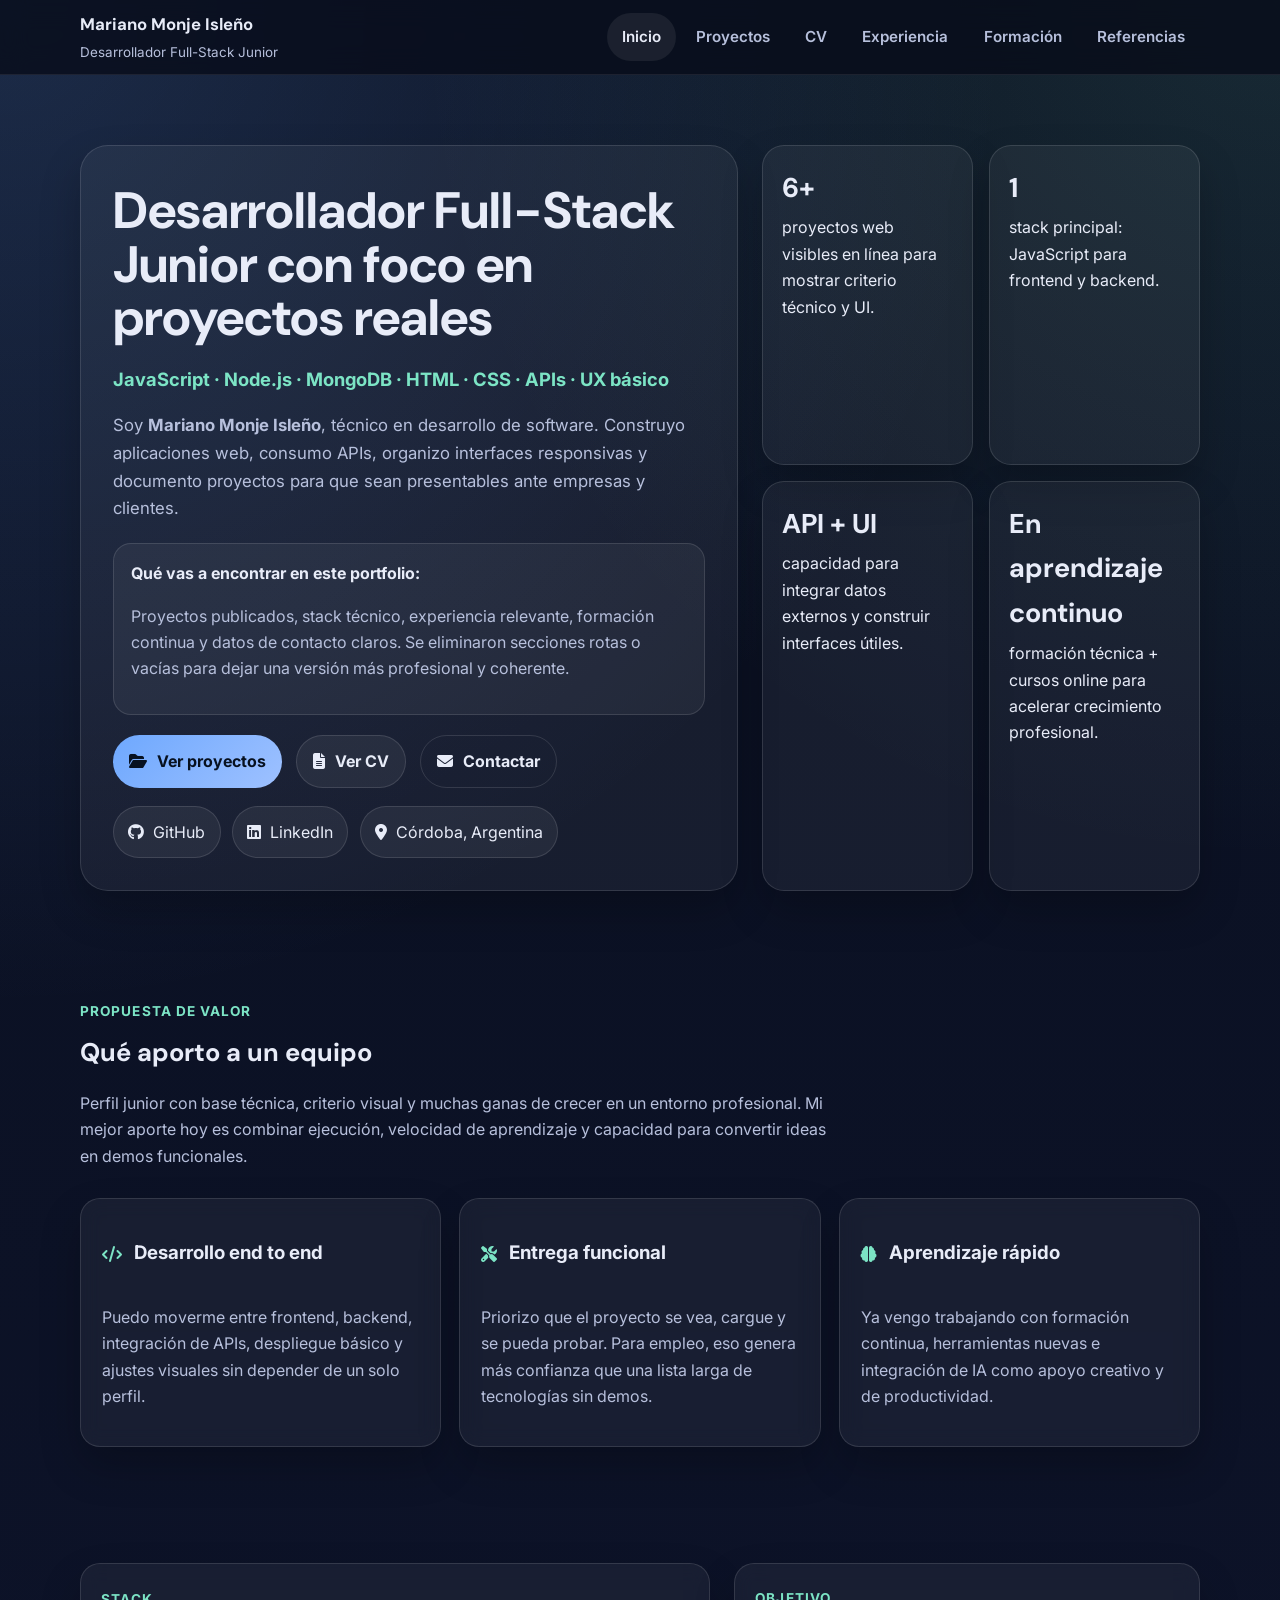
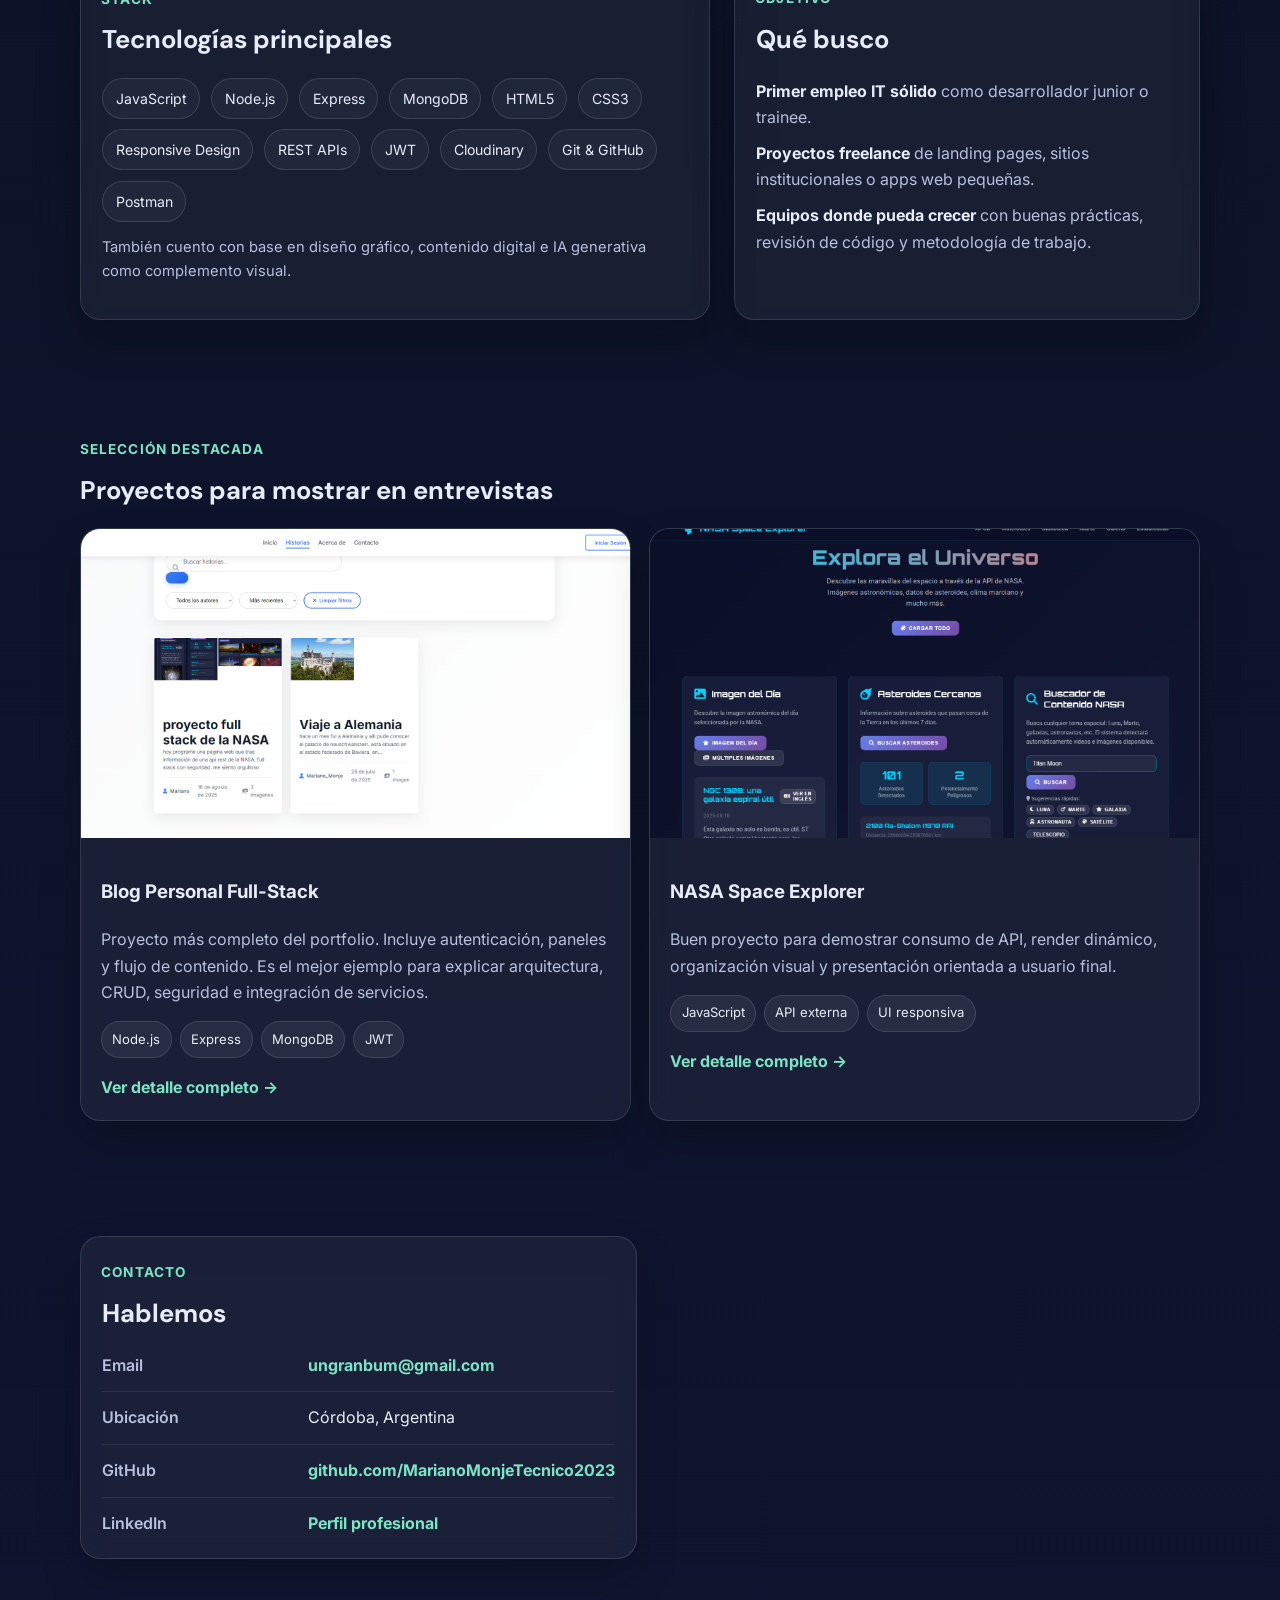
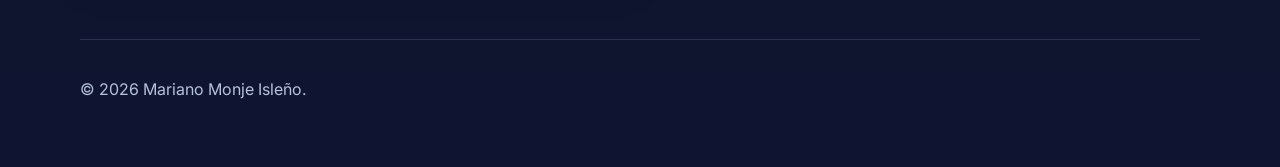
<file: index.html>
<!DOCTYPE html>
<html lang="es">
<head>
    <title>Mariano Monje Isleño | Desarrollador Full-Stack Junior</title>
    <meta name="description" content="Portafolio profesional de Mariano Monje Isleño. Desarrollador Full-Stack Junior con proyectos web publicados, foco en JavaScript, Node.js, MongoDB y experiencia visual.">
    <meta name="author" content="Mariano Monje Isleño">
    <meta property="og:title" content="Mariano Monje Isleño | Desarrollador Full-Stack Junior">
    <meta property="og:description" content="Proyectos web funcionales, perfil técnico y experiencia para postular a vacantes junior o freelance.">
    <meta property="og:type" content="website">
    
    <meta charset="UTF-8">
    <meta name="viewport" content="width=device-width, initial-scale=1.0">
    <link rel="preconnect" href="https://fonts.googleapis.com">
    <link rel="preconnect" href="https://fonts.gstatic.com" crossorigin>
    <link href="https://fonts.googleapis.com/css2?family=DM+Sans:wght@400;500;700&family=Inter:wght@400;500;600;700&display=swap" rel="stylesheet">
    <link rel="stylesheet" href="https://cdnjs.cloudflare.com/ajax/libs/font-awesome/6.5.2/css/all.min.css">
    <link rel="stylesheet" href="index.css">

</head>
<body>

<header class="site-header">
  <div class="container nav-shell">
    <a class="brand" href="index.html" aria-label="Volver al inicio">
      <strong>Mariano Monje Isleño</strong>
      <span>Desarrollador Full-Stack Junior</span>
    </a>
    <nav aria-label="Principal">
      <ul class="nav-links">
        <li><a href="index.html">Inicio</a></li>
        <li><a href="ProyectosProgramacion.html">Proyectos</a></li>
        <li><a href="programador.html">CV</a></li>
        <li><a href="ExperienciaLaboral.html">Experiencia</a></li>
        <li><a href="CarrerasPlatzi.html">Formación</a></li>
        <li><a href="Referencias.html">Referencias</a></li>
      </ul>
    </nav>
  </div>
</header>

<main>
  <section class="hero">
    <div class="container hero-panel">
      <div class="hero-copy">

        <h1>Desarrollador Full-Stack Junior con foco en proyectos reales</h1>
        <p class="subtitle">JavaScript · Node.js · MongoDB · HTML · CSS · APIs · UX básico</p>
        <p class="lead">
          Soy <strong>Mariano Monje Isleño</strong>, técnico en desarrollo de software. Construyo aplicaciones web, consumo APIs, organizo interfaces responsivas y documento proyectos para que sean presentables ante empresas y clientes.
        </p>
        <div class="highlight-box">
          <strong>Qué vas a encontrar en este portfolio:</strong>
          <p class="muted">Proyectos publicados, stack técnico, experiencia relevante, formación continua y datos de contacto claros. Se eliminaron secciones rotas o vacías para dejar una versión más profesional y coherente.</p>
        </div>
        <div class="btn-row">
          <a class="btn btn-primary" href="ProyectosProgramacion.html"><i class="fa-solid fa-folder-open"></i> Ver proyectos</a>
          <a class="btn btn-secondary" href="programador.html"><i class="fa-solid fa-file-lines"></i> Ver CV</a>
          <a class="btn btn-ghost" href="mailto:ungranbum@gmail.com"><i class="fa-solid fa-envelope"></i> Contactar</a>
        </div>
        <div class="social-row">
          <a class="social-chip" href="https://github.com/MarianoMonjeTecnico2023" target="_blank" rel="noopener noreferrer"><i class="fa-brands fa-github"></i> GitHub</a>
          <a class="social-chip" href="https://www.linkedin.com/in/mariano-monje-92074a14b/" target="_blank" rel="noopener noreferrer"><i class="fa-brands fa-linkedin"></i> LinkedIn</a>
          <span class="social-chip"><i class="fa-solid fa-location-dot"></i> Córdoba, Argentina</span>
        </div>
      </div>
      <div class="hero-stats">
        <article class="stat">
          <strong>6+</strong>
          <span>proyectos web visibles en línea para mostrar criterio técnico y UI.</span>
        </article>
        <article class="stat">
          <strong>1</strong>
          <span>stack principal: JavaScript para frontend y backend.</span>
        </article>
        <article class="stat">
          <strong>API + UI</strong>
          <span>capacidad para integrar datos externos y construir interfaces útiles.</span>
        </article>
        <article class="stat">
          <strong>En aprendizaje continuo</strong>
          <span>formación técnica + cursos online para acelerar crecimiento profesional.</span>
        </article>
      </div>
    </div>
  </section>

  <section class="section">
    <div class="container">
      <span class="kicker">Propuesta de valor</span>
      <h2>Qué aporto a un equipo</h2>
      <p class="section-intro">
        Perfil junior con base técnica, criterio visual y muchas ganas de crecer en un entorno profesional. Mi mejor aporte hoy es combinar ejecución, velocidad de aprendizaje y capacidad para convertir ideas en demos funcionales.
      </p>
      <div class="value-grid">
        <article class="card">
          <div class="icon-title"><i class="fa-solid fa-code"></i><h3>Desarrollo end to end</h3></div>
          <p class="muted">Puedo moverme entre frontend, backend, integración de APIs, despliegue básico y ajustes visuales sin depender de un solo perfil.</p>
        </article>
        <article class="card">
          <div class="icon-title"><i class="fa-solid fa-screwdriver-wrench"></i><h3>Entrega funcional</h3></div>
          <p class="muted">Priorizo que el proyecto se vea, cargue y se pueda probar. Para empleo, eso genera más confianza que una lista larga de tecnologías sin demos.</p>
        </article>
        <article class="card">
          <div class="icon-title"><i class="fa-solid fa-brain"></i><h3>Aprendizaje rápido</h3></div>
          <p class="muted">Ya vengo trabajando con formación continua, herramientas nuevas e integración de IA como apoyo creativo y de productividad.</p>
        </article>
      </div>
    </div>
  </section>

  <section class="section">
    <div class="container grid-2">
      <article class="card">
        <span class="kicker">Stack</span>
        <h2>Tecnologías principales</h2>
        <div class="skill-tags">
          <span>JavaScript</span><span>Node.js</span><span>Express</span><span>MongoDB</span>
          <span>HTML5</span><span>CSS3</span><span>Responsive Design</span><span>REST APIs</span>
          <span>JWT</span><span>Cloudinary</span><span>Git & GitHub</span><span>Postman</span>
        </div>
        <p class="media-note">También cuento con base en diseño gráfico, contenido digital e IA generativa como complemento visual.</p>
      </article>
      <article class="card">
        <span class="kicker">Objetivo</span>
        <h2>Qué busco</h2>
        <ul class="list-clean">
          <li><strong>Primer empleo IT sólido</strong> como desarrollador junior o trainee.</li>
          <li><strong>Proyectos freelance</strong> de landing pages, sitios institucionales o apps web pequeñas.</li>
          <li><strong>Equipos donde pueda crecer</strong> con buenas prácticas, revisión de código y metodología de trabajo.</li>
        </ul>
      </article>
    </div>
  </section>

  <section class="section">
    <div class="container">
      <span class="kicker">Selección destacada</span>
      <h2>Proyectos para mostrar en entrevistas</h2>
      <div class="project-grid">
        <article class="card project-card">
          <img class="project-image" src="Blog.png" alt="Captura del proyecto Blog Personal">
          <div class="project-body">
            <h3>Blog Personal Full-Stack</h3>
            <p class="muted">Proyecto más completo del portfolio. Incluye autenticación, paneles y flujo de contenido. Es el mejor ejemplo para explicar arquitectura, CRUD, seguridad e integración de servicios.</p>
            <div class="project-meta"><span>Node.js</span><span>Express</span><span>MongoDB</span><span>JWT</span></div>
            <a class="link-inline" href="ProyectosProgramacion.html">Ver detalle completo →</a>
          </div>
        </article>
        <article class="card project-card">
          <img class="project-image" src="NASA.png" alt="Captura del proyecto NASA Space Explorer">
          <div class="project-body">
            <h3>NASA Space Explorer</h3>
            <p class="muted">Buen proyecto para demostrar consumo de API, render dinámico, organización visual y presentación orientada a usuario final.</p>
            <div class="project-meta"><span>JavaScript</span><span>API externa</span><span>UI responsiva</span></div>
            <a class="link-inline" href="ProyectosProgramacion.html">Ver detalle completo →</a>
          </div>
        </article>
      </div>
    </div>
  </section>

  <section class="section">
    <div class="container contact-grid">
      <article class="card contact-card">
        <span class="kicker">Contacto</span>
        <h2>Hablemos</h2>
        <div class="table-like">
          <div class="row"><div class="label">Email</div><div><a class="link-inline" href="mailto:ungranbum@gmail.com">ungranbum@gmail.com</a></div></div>
          <div class="row"><div class="label">Ubicación</div><div>Córdoba, Argentina</div></div>
          <div class="row"><div class="label">GitHub</div><div><a class="link-inline" href="https://github.com/MarianoMonjeTecnico2023" target="_blank" rel="noopener noreferrer">github.com/MarianoMonjeTecnico2023</a></div></div>
          <div class="row"><div class="label">LinkedIn</div><div><a class="link-inline" href="https://www.linkedin.com/in/mariano-monje-92074a14b/" target="_blank" rel="noopener noreferrer">Perfil profesional</a></div></div>
        </div>
      </article>
    </div>
  </section>
</main>

<footer class="footer">
  <div class="container footer-inner">
    <p>© <span data-year></span> Mariano Monje Isleño.</p>
  
  </div>
</footer>
<script src="index.js"></script>

</body>
</html>
</file>
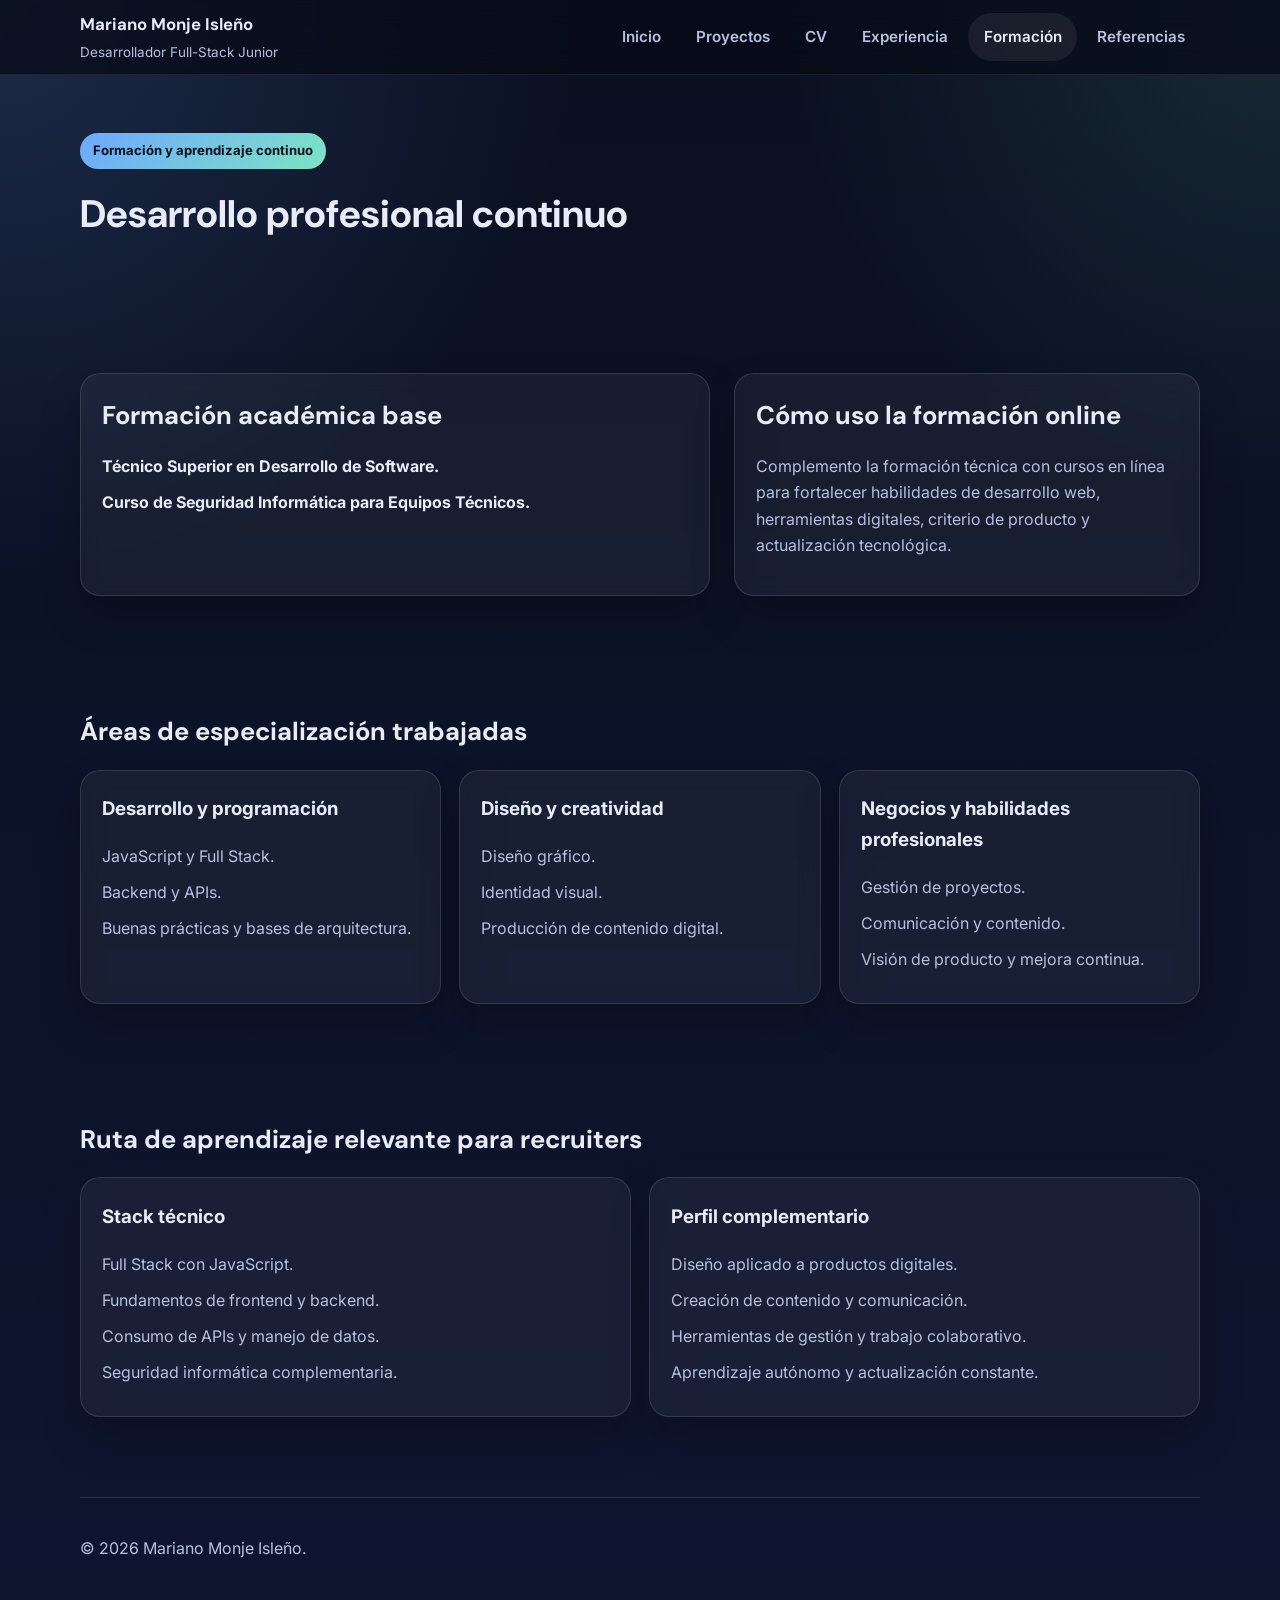
<file: CarrerasPlatzi.html>
<!DOCTYPE html>
<html lang="es">
<head>
    <title>Formación | Mariano Monje Isleño</title>
    <meta name="description" content="Formación académica y desarrollo profesional continuo de Mariano Monje Isleño.">
    
    <meta charset="UTF-8">
    <meta name="viewport" content="width=device-width, initial-scale=1.0">
    <link rel="preconnect" href="https://fonts.googleapis.com">
    <link rel="preconnect" href="https://fonts.gstatic.com" crossorigin>
    <link href="https://fonts.googleapis.com/css2?family=DM+Sans:wght@400;500;700&family=Inter:wght@400;500;600;700&display=swap" rel="stylesheet">
    <link rel="stylesheet" href="https://cdnjs.cloudflare.com/ajax/libs/font-awesome/6.5.2/css/all.min.css">
    <link rel="stylesheet" href="index.css">

</head>
<body>

<header class="site-header">
  <div class="container nav-shell">
    <a class="brand" href="index.html" aria-label="Volver al inicio">
      <strong>Mariano Monje Isleño</strong>
      <span>Desarrollador Full-Stack Junior</span>
    </a>
    <nav aria-label="Principal">
      <ul class="nav-links">
        <li><a href="index.html">Inicio</a></li>
        <li><a href="ProyectosProgramacion.html">Proyectos</a></li>
        <li><a href="programador.html">CV</a></li>
        <li><a href="ExperienciaLaboral.html">Experiencia</a></li>
        <li><a href="CarrerasPlatzi.html">Formación</a></li>
        <li><a href="Referencias.html">Referencias</a></li>
      </ul>
    </nav>
  </div>
</header>

<main class="container">
  <section class="section">
    <span class="badge">Formación y aprendizaje continuo</span>
    <h1 style="font-family:'DM Sans',sans-serif;font-size:clamp(2rem,3vw,3.2rem);margin:.9rem 0 .7rem;">Desarrollo profesional continuo</h1>
  </section>

  <section class="section">
    <div class="grid-2">
      <article class="card">
        <h2>Formación académica base</h2>
        <ul class="list-clean">
          <li><strong>Técnico Superior en Desarrollo de Software.</strong></li>
          <li><strong>Curso de Seguridad Informática para Equipos Técnicos.</strong></li>
        </ul>
      </article>
      <article class="card">
        <h2>Cómo uso la formación online</h2>
        <p class="muted">Complemento la formación técnica con cursos en línea para fortalecer habilidades de desarrollo web, herramientas digitales, criterio de producto y actualización tecnológica.</p>
      </article>
    </div>
  </section>

  <section class="section">
    <h2>Áreas de especialización trabajadas</h2>
    <div class="areas-grid">
      <article class="card area-card">
        <h3>Desarrollo y programación</h3>
        <ul class="list-clean">
          <li>JavaScript y Full Stack.</li>
          <li>Backend y APIs.</li>
          <li>Buenas prácticas y bases de arquitectura.</li>
        </ul>
      </article>
      <article class="card area-card">
        <h3>Diseño y creatividad</h3>
        <ul class="list-clean">
          <li>Diseño gráfico.</li>
          <li>Identidad visual.</li>
          <li>Producción de contenido digital.</li>
        </ul>
      </article>
      <article class="card area-card">
        <h3>Negocios y habilidades profesionales</h3>
        <ul class="list-clean">
          <li>Gestión de proyectos.</li>
          <li>Comunicación y contenido.</li>
          <li>Visión de producto y mejora continua.</li>
        </ul>
      </article>
    </div>
  </section>

  <section class="section">
    <h2>Ruta de aprendizaje relevante para recruiters</h2>
    <div class="carreras-grid">
      <article class="card carrera-category">
        <h3>Stack técnico</h3>
        <ul class="list-clean">
          <li>Full Stack con JavaScript.</li>
          <li>Fundamentos de frontend y backend.</li>
          <li>Consumo de APIs y manejo de datos.</li>
          <li>Seguridad informática complementaria.</li>
        </ul>
      </article>
      <article class="card carrera-category">
        <h3>Perfil complementario</h3>
        <ul class="list-clean">
          <li>Diseño aplicado a productos digitales.</li>
          <li>Creación de contenido y comunicación.</li>
          <li>Herramientas de gestión y trabajo colaborativo.</li>
          <li>Aprendizaje autónomo y actualización constante.</li>
        </ul>
      </article>
    </div>
  </section>
</main>

<footer class="footer">
  <div class="container footer-inner">
    <p>© <span data-year></span> Mariano Monje Isleño.</p>
 
  </div>
</footer>
<script src="index.js"></script>

</body>
</html>
</file>
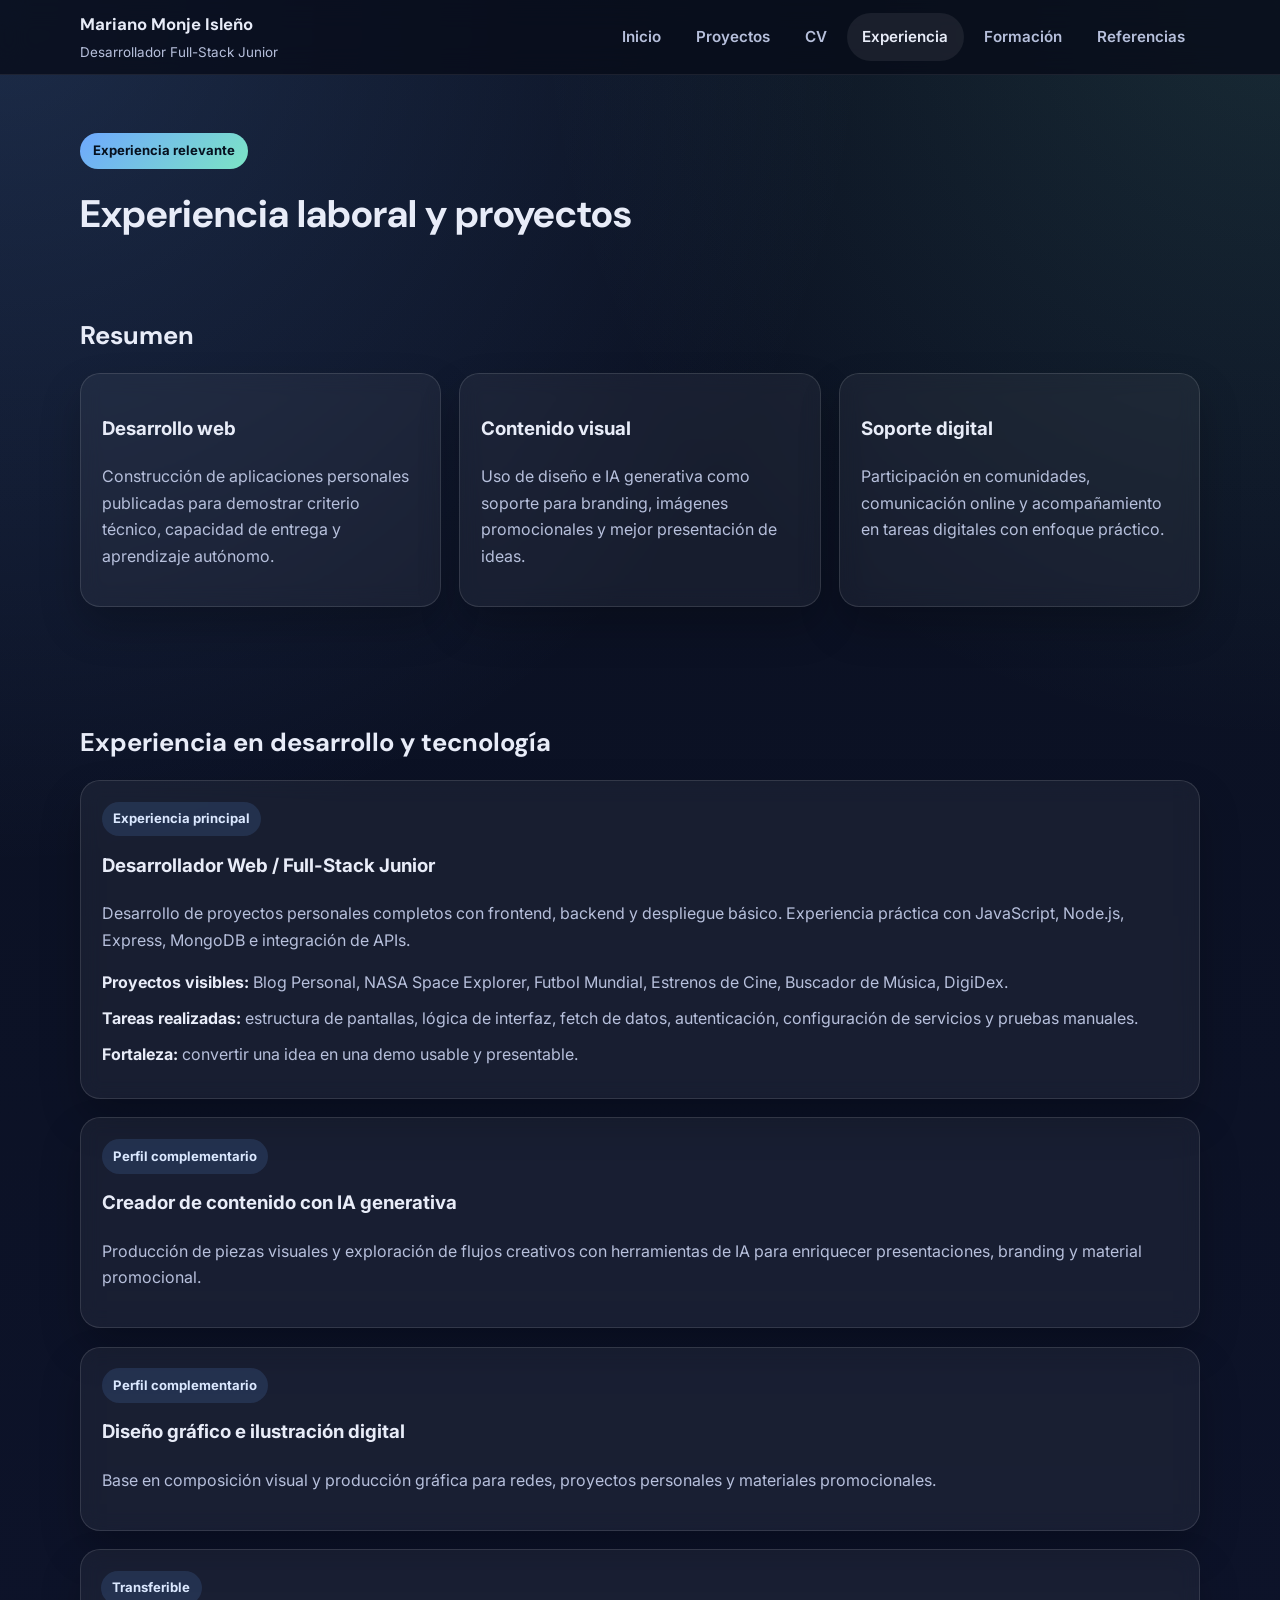
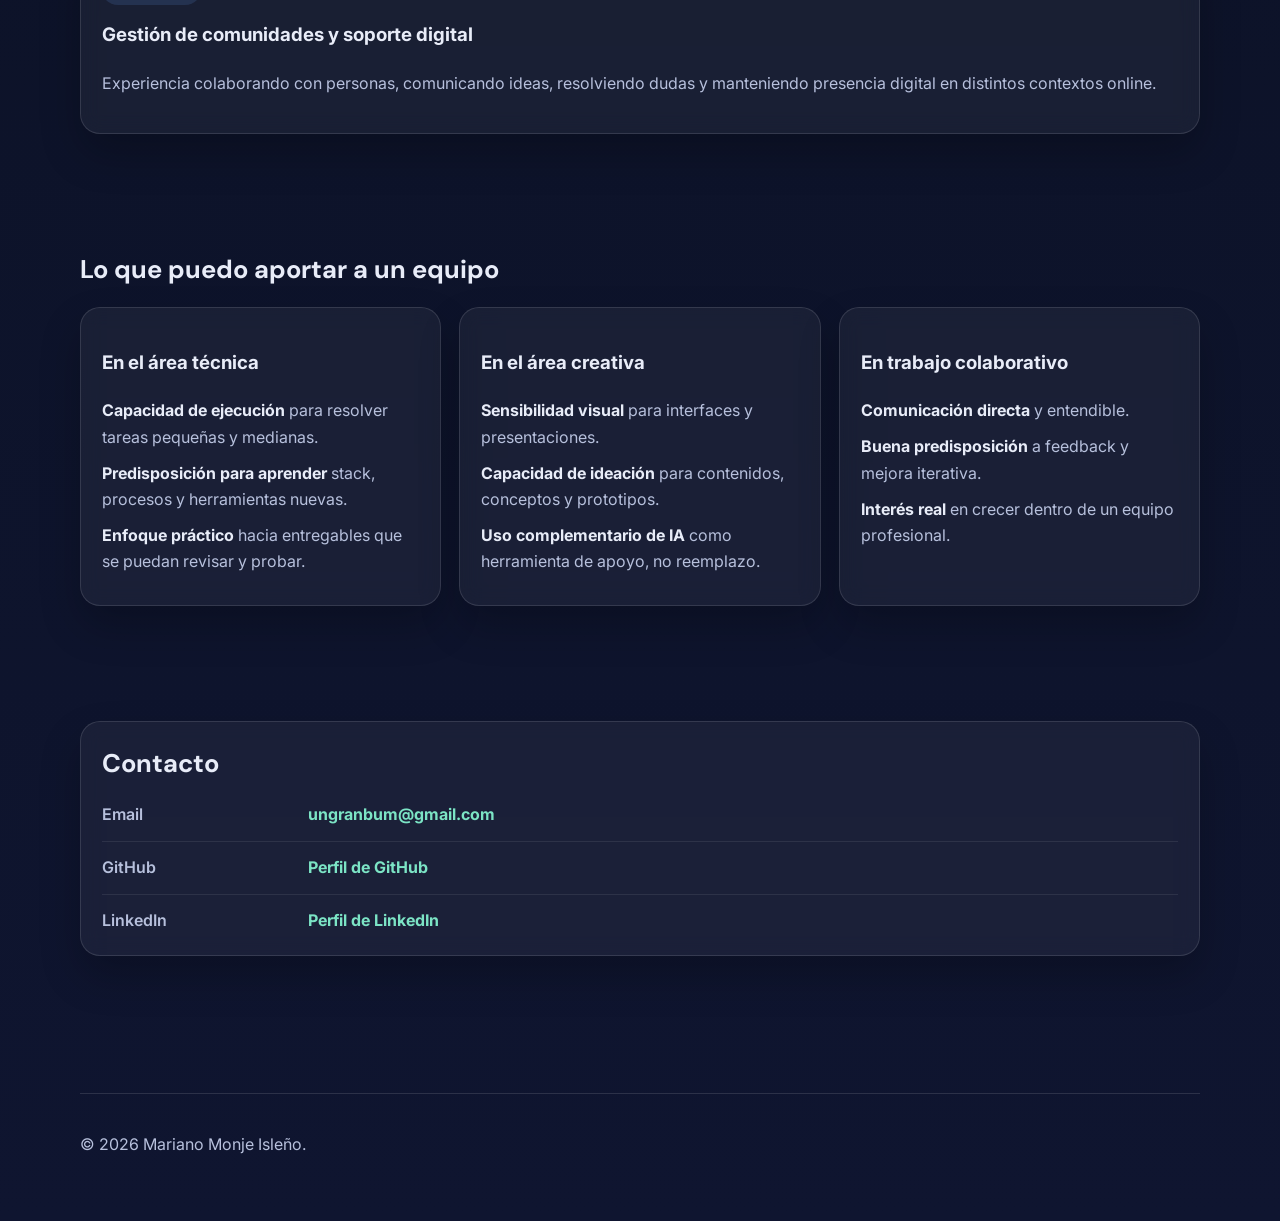
<file: ExperienciaLaboral.html>
<!DOCTYPE html>
<html lang="es">
<head>
    <title>Experiencia | Mariano Monje Isleño</title>
    <meta name="description" content="Experiencia relevante y lo que Mariano Monje Isleño puede aportar a un equipo técnico o creativo.">
    
    <meta charset="UTF-8">
    <meta name="viewport" content="width=device-width, initial-scale=1.0">
    <link rel="preconnect" href="https://fonts.googleapis.com">
    <link rel="preconnect" href="https://fonts.gstatic.com" crossorigin>
    <link href="https://fonts.googleapis.com/css2?family=DM+Sans:wght@400;500;700&family=Inter:wght@400;500;600;700&display=swap" rel="stylesheet">
    <link rel="stylesheet" href="https://cdnjs.cloudflare.com/ajax/libs/font-awesome/6.5.2/css/all.min.css">
    <link rel="stylesheet" href="index.css">

</head>
<body>

<header class="site-header">
  <div class="container nav-shell">
    <a class="brand" href="index.html" aria-label="Volver al inicio">
      <strong>Mariano Monje Isleño</strong>
      <span>Desarrollador Full-Stack Junior</span>
    </a>
    <button class="nav-toggle" aria-label="Abrir navegación" aria-expanded="false">
      <i class="fa-solid fa-bars"></i>
    </button>
    <nav aria-label="Principal">
      <ul class="nav-links">
        <li><a href="index.html">Inicio</a></li>
        <li><a href="ProyectosProgramacion.html">Proyectos</a></li>
        <li><a href="programador.html">CV</a></li>
        <li><a href="ExperienciaLaboral.html">Experiencia</a></li>
        <li><a href="CarrerasPlatzi.html">Formación</a></li>
        <li><a href="Referencias.html">Referencias</a></li>
      </ul>
    </nav>
  </div>
</header>

<main class="container">
  <section class="section">
    <span class="badge">Experiencia relevante</span>
    <h1 style="font-family:'DM Sans',sans-serif;font-size:clamp(2rem,3vw,3.2rem);margin:.9rem 0 .7rem;">Experiencia laboral y proyectos</h1>

  <section class="section">
    <h2>Resumen</h2>
    <div class="summary-grid">
      <article class="card summary-card">
        <h3>Desarrollo web</h3>
        <p class="muted">Construcción de aplicaciones personales publicadas para demostrar criterio técnico, capacidad de entrega y aprendizaje autónomo.</p>
      </article>
      <article class="card summary-card">
        <h3>Contenido visual</h3>
        <p class="muted">Uso de diseño e IA generativa como soporte para branding, imágenes promocionales y mejor presentación de ideas.</p>
      </article>
      <article class="card summary-card">
        <h3>Soporte digital</h3>
        <p class="muted">Participación en comunidades, comunicación online y acompañamiento en tareas digitales con enfoque práctico.</p>
      </article>
    </div>
  </section>

  <section class="section">
    <h2>Experiencia en desarrollo y tecnología</h2>
    <div class="timeline">
      <article class="card timeline-item">
        <div class="timeline-date">Experiencia principal</div>
        <h3>Desarrollador Web / Full-Stack Junior</h3>
        <p class="muted">Desarrollo de proyectos personales completos con frontend, backend y despliegue básico. Experiencia práctica con JavaScript, Node.js, Express, MongoDB e integración de APIs.</p>
        <ul class="list-clean">
          <li><strong>Proyectos visibles:</strong> Blog Personal, NASA Space Explorer, Futbol Mundial, Estrenos de Cine, Buscador de Música, DigiDex.</li>
          <li><strong>Tareas realizadas:</strong> estructura de pantallas, lógica de interfaz, fetch de datos, autenticación, configuración de servicios y pruebas manuales.</li>
          <li><strong>Fortaleza:</strong> convertir una idea en una demo usable y presentable.</li>
        </ul>
      </article>

      <article class="card timeline-item">
        <div class="timeline-date">Perfil complementario</div>
        <h3>Creador de contenido con IA generativa</h3>
        <p class="muted">Producción de piezas visuales y exploración de flujos creativos con herramientas de IA para enriquecer presentaciones, branding y material promocional.</p>
      </article>

      <article class="card timeline-item">
        <div class="timeline-date">Perfil complementario</div>
        <h3>Diseño gráfico e ilustración digital</h3>
        <p class="muted">Base en composición visual y producción gráfica para redes, proyectos personales y materiales promocionales.</p>
      </article>

      <article class="card timeline-item">
        <div class="timeline-date">Transferible</div>
        <h3>Gestión de comunidades y soporte digital</h3>
        <p class="muted">Experiencia colaborando con personas, comunicando ideas, resolviendo dudas y manteniendo presencia digital en distintos contextos online.</p>
      </article>
    </div>
  </section>

  <section class="section">
    <h2>Lo que puedo aportar a un equipo</h2>
    <div class="summary-grid">
      <article class="card summary-card">
        <h3>En el área técnica</h3>
        <ul class="list-clean">
          <li><strong>Capacidad de ejecución</strong> para resolver tareas pequeñas y medianas.</li>
          <li><strong>Predisposición para aprender</strong> stack, procesos y herramientas nuevas.</li>
          <li><strong>Enfoque práctico</strong> hacia entregables que se puedan revisar y probar.</li>
        </ul>
      </article>
      <article class="card summary-card">
        <h3>En el área creativa</h3>
        <ul class="list-clean">
          <li><strong>Sensibilidad visual</strong> para interfaces y presentaciones.</li>
          <li><strong>Capacidad de ideación</strong> para contenidos, conceptos y prototipos.</li>
          <li><strong>Uso complementario de IA</strong> como herramienta de apoyo, no reemplazo.</li>
        </ul>
      </article>
      <article class="card summary-card">
        <h3>En trabajo colaborativo</h3>
        <ul class="list-clean">
          <li><strong>Comunicación directa</strong> y entendible.</li>
          <li><strong>Buena predisposición</strong> a feedback y mejora iterativa.</li>
          <li><strong>Interés real</strong> en crecer dentro de un equipo profesional.</li>
        </ul>
      </article>
    </div>
  </section>

  <section class="section">
    <article class="card contact-card">
      <h2>Contacto</h2>
      <div class="table-like">
        <div class="row"><div class="label">Email</div><div><a class="link-inline" href="mailto:ungranbum@gmail.com">ungranbum@gmail.com</a></div></div>
        <div class="row"><div class="label">GitHub</div><div><a class="link-inline" href="https://github.com/MarianoMonjeTecnico2023" target="_blank" rel="noopener noreferrer">Perfil de GitHub</a></div></div>
        <div class="row"><div class="label">LinkedIn</div><div><a class="link-inline" href="https://www.linkedin.com/in/mariano-monje-92074a14b/" target="_blank" rel="noopener noreferrer">Perfil de LinkedIn</a></div></div>
      </div>
    </article>
  </section>
</main>

<footer class="footer">
  <div class="container footer-inner">
    <p>© <span data-year></span> Mariano Monje Isleño.</p>
    
  </div>
</footer>
<script src="index.js"></script>

</body>
</html>
</file>
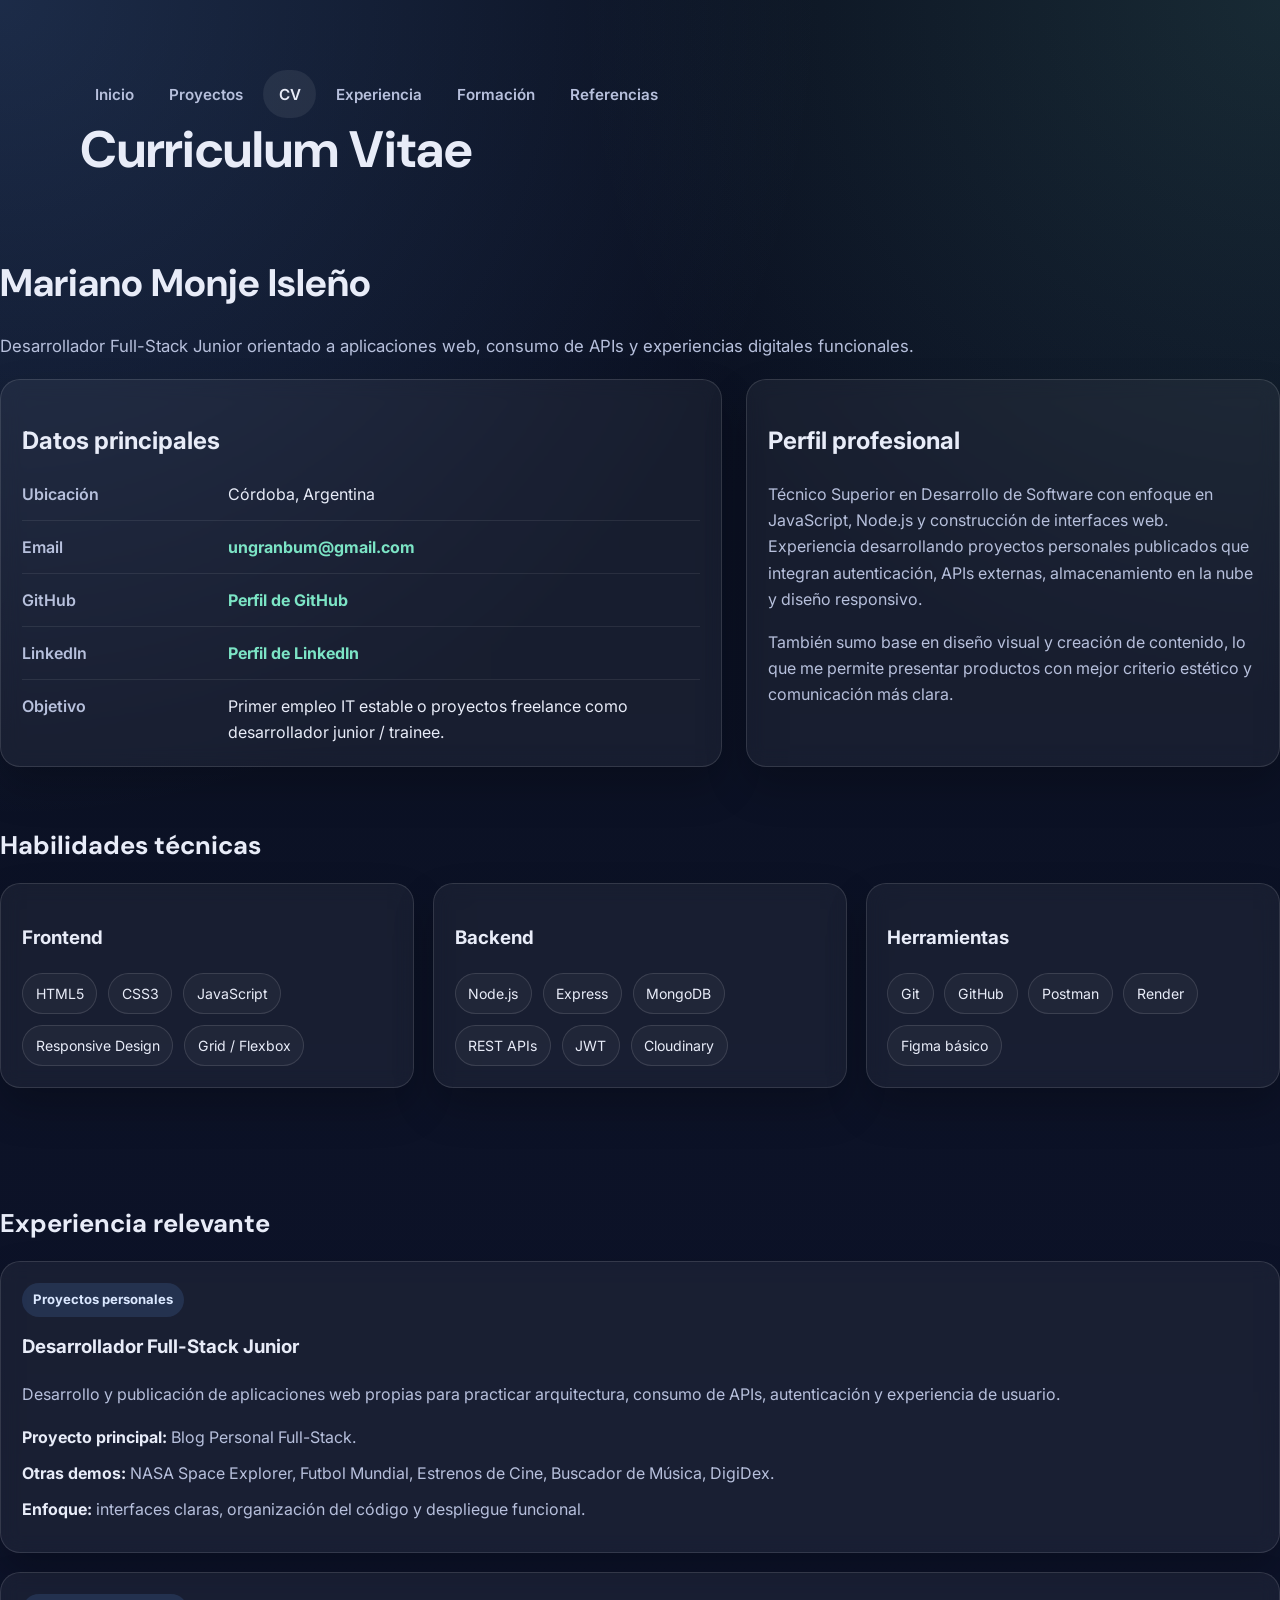
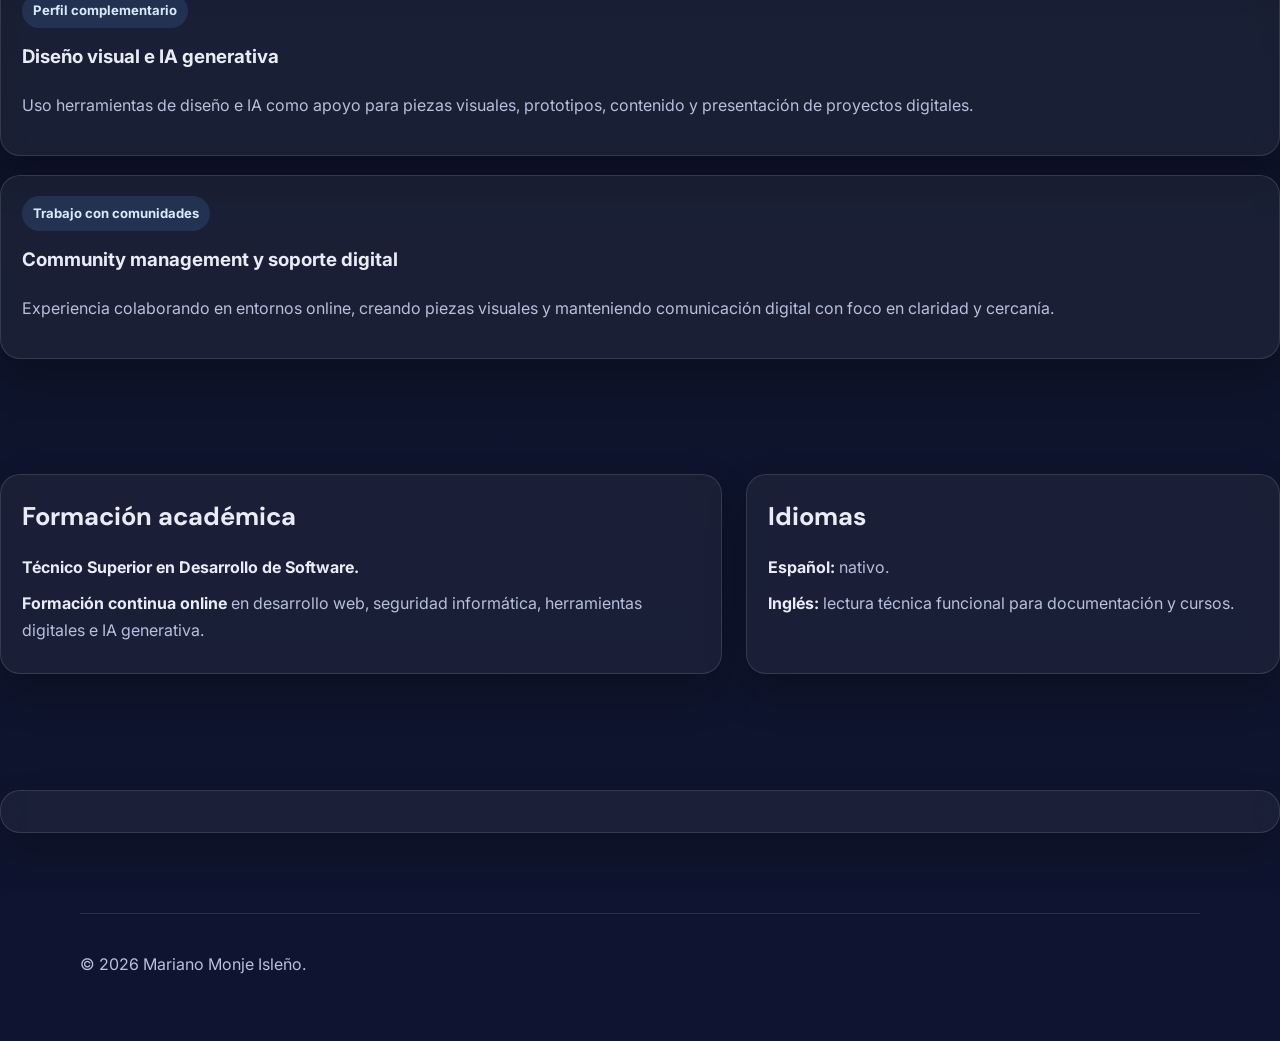
<file: programador.html>
<!DOCTYPE html>
<html lang="es">
<head>
    <title>CV | Mariano Monje Isleño</title>
    <meta name="description" content="Curriculum vitae web de Mariano Monje Isleño con perfil profesional, stack técnico, experiencia y formación.">
    
    <meta charset="UTF-8">
    <meta name="viewport" content="width=device-width, initial-scale=1.0">
    <link rel="preconnect" href="https://fonts.googleapis.com">
    <link rel="preconnect" href="https://fonts.gstatic.com" crossorigin>
    <link href="https://fonts.googleapis.com/css2?family=DM+Sans:wght@400;500;700&family=Inter:wght@400;500;600;700&display=swap" rel="stylesheet">
    <link rel="stylesheet" href="https://cdnjs.cloudflare.com/ajax/libs/font-awesome/6.5.2/css/all.min.css">
    <link rel="stylesheet" href="index.css">

</head>
<body>

<header class="hero">
    <nav id="main-nav" class="container" aria-label="Principal">


        <ul class="nav-links">
            <li><a href="index.html">Inicio</a></li>
            <li><a href="ProyectosProgramacion.html">Proyectos</a></li>
            <li><a href="programador.html">CV</a></li>
            <li><a href="ExperienciaLaboral.html">Experiencia</a></li>
            <li><a href="CarrerasPlatzi.html">Formación</a></li>
            <li><a href="Referencias.html">Referencias</a></li>
        </ul>
    </nav>

    <div class="mobile-menu-overlay"></div>

    <div class="hero-content container">
        <h1>Curriculum Vitae</h1>
    </div>
</header class="section">
  
    <h1 style="font-family:'DM Sans',sans-serif;font-size:clamp(2rem,3vw,3.2rem);margin:.9rem 0 .7rem;">Mariano Monje Isleño</h1>
    <p class="lead">Desarrollador Full-Stack Junior orientado a aplicaciones web, consumo de APIs y experiencias digitales funcionales.</p>
    <div class="grid-2" style="margin-top:1.2rem;">
      <article class="card">
        <h2>Datos principales</h2>
        <div class="table-like">
          <div class="row"><div class="label">Ubicación</div><div>Córdoba, Argentina</div></div>
          <div class="row"><div class="label">Email</div><div><a class="link-inline" href="mailto:ungranbum@gmail.com">ungranbum@gmail.com</a></div></div>
          <div class="row"><div class="label">GitHub</div><div><a class="link-inline" href="https://github.com/MarianoMonjeTecnico2023" target="_blank" rel="noopener noreferrer">Perfil de GitHub</a></div></div>
          <div class="row"><div class="label">LinkedIn</div><div><a class="link-inline" href="https://www.linkedin.com/in/mariano-monje-92074a14b/" target="_blank" rel="noopener noreferrer">Perfil de LinkedIn</a></div></div>
          <div class="row"><div class="label">Objetivo</div><div>Primer empleo IT estable o proyectos freelance como desarrollador junior / trainee.</div></div>
        </div>
      </article>
      <article class="card">
        <h2>Perfil profesional</h2>
        <p class="muted">Técnico Superior en Desarrollo de Software con enfoque en JavaScript, Node.js y construcción de interfaces web. Experiencia desarrollando proyectos personales publicados que integran autenticación, APIs externas, almacenamiento en la nube y diseño responsivo.</p>
        <p class="muted">También sumo base en diseño visual y creación de contenido, lo que me permite presentar productos con mejor criterio estético y comunicación más clara.</p>
      </article>
    </div>
  </section>

  <section class="section">
    <h2>Habilidades técnicas</h2>
    <div class="summary-grid">
      <article class="card summary-card">
        <h3>Frontend</h3>
        <div class="skill-tags"><span>HTML5</span><span>CSS3</span><span>JavaScript</span><span>Responsive Design</span><span>Grid / Flexbox</span></div>
      </article>
      <article class="card summary-card">
        <h3>Backend</h3>
        <div class="skill-tags"><span>Node.js</span><span>Express</span><span>MongoDB</span><span>REST APIs</span><span>JWT</span><span>Cloudinary</span></div>
      </article>
      <article class="card summary-card">
        <h3>Herramientas</h3>
        <div class="skill-tags"><span>Git</span><span>GitHub</span><span>Postman</span><span>Render</span><span>Figma básico</span></div>
      </article>
    </div>
  </section>

  <section class="section">
    <h2>Experiencia relevante</h2>
    <div class="timeline">
      <article class="card timeline-item">
        <div class="timeline-date">Proyectos personales</div>
        <h3>Desarrollador Full-Stack Junior</h3>
        <p class="muted">Desarrollo y publicación de aplicaciones web propias para practicar arquitectura, consumo de APIs, autenticación y experiencia de usuario.</p>
        <ul class="list-clean">
          <li><strong>Proyecto principal:</strong> Blog Personal Full-Stack.</li>
          <li><strong>Otras demos:</strong> NASA Space Explorer, Futbol Mundial, Estrenos de Cine, Buscador de Música, DigiDex.</li>
          <li><strong>Enfoque:</strong> interfaces claras, organización del código y despliegue funcional.</li>
        </ul>
      </article>
      <article class="card timeline-item">
        <div class="timeline-date">Perfil complementario</div>
        <h3>Diseño visual e IA generativa</h3>
        <p class="muted">Uso herramientas de diseño e IA como apoyo para piezas visuales, prototipos, contenido y presentación de proyectos digitales.</p>
      </article>
      <article class="card timeline-item">
        <div class="timeline-date">Trabajo con comunidades</div>
        <h3>Community management y soporte digital</h3>
        <p class="muted">Experiencia colaborando en entornos online, creando piezas visuales y manteniendo comunicación digital con foco en claridad y cercanía.</p>
      </article>
    </div>
  </section>

  <section class="section">
    <div class="grid-2">
      <article class="card">
        <h2>Formación académica</h2>
        <ul class="list-clean">
          <li><strong>Técnico Superior en Desarrollo de Software.</strong></li>
          <li><strong>Formación continua online</strong> en desarrollo web, seguridad informática, herramientas digitales e IA generativa.</li>
        </ul>
      </article>
      <article class="card">
        <h2>Idiomas</h2>
        <ul class="list-clean">
          <li><strong>Español:</strong> nativo.</li>
          <li><strong>Inglés:</strong> lectura técnica funcional para documentación y cursos.</li>
        </ul>
      </article>
    </div>
  </section>

  <section class="section">
    <article class="card">
  

  </section>
</main>

<footer class="footer">
  <div class="container footer-inner">
    <p>© <span data-year></span> Mariano Monje Isleño.</p>
  
  </div>
</footer>
<script src="index.js"></script>

</body>
</html>
</file>
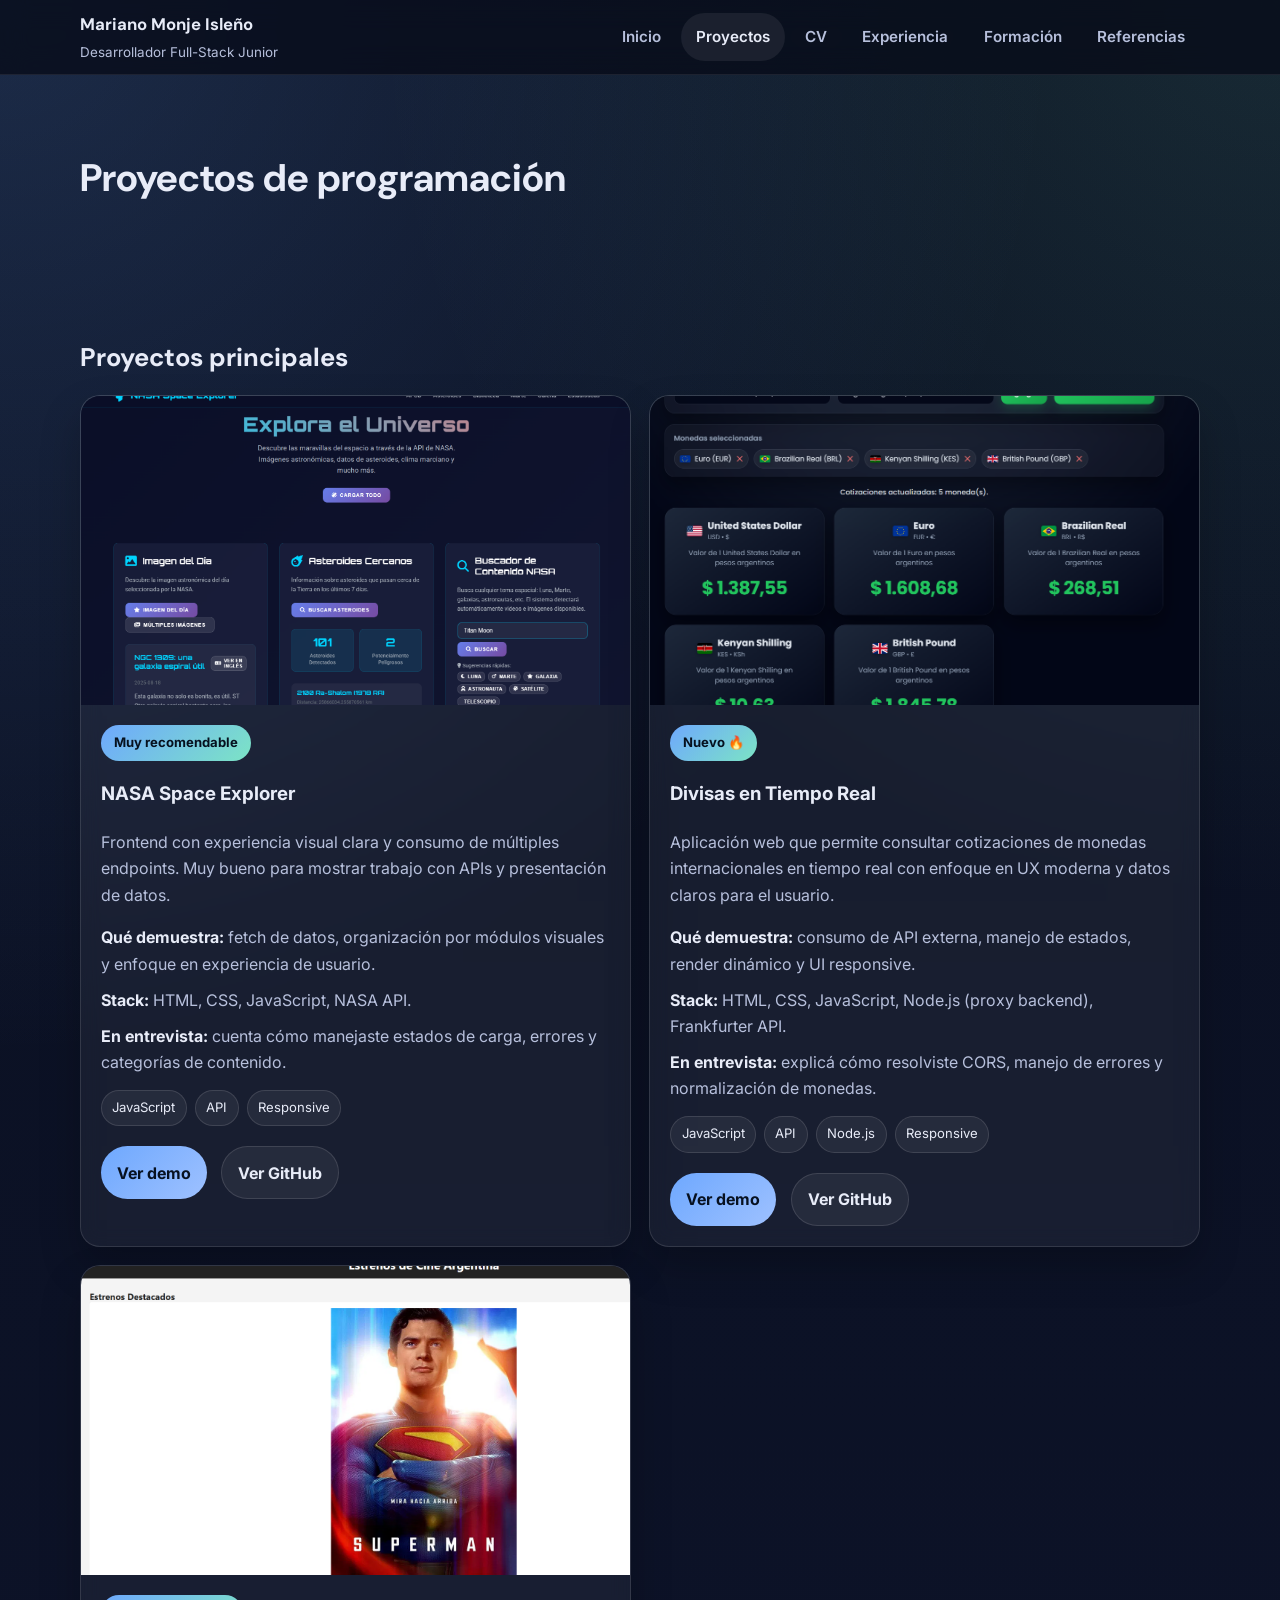
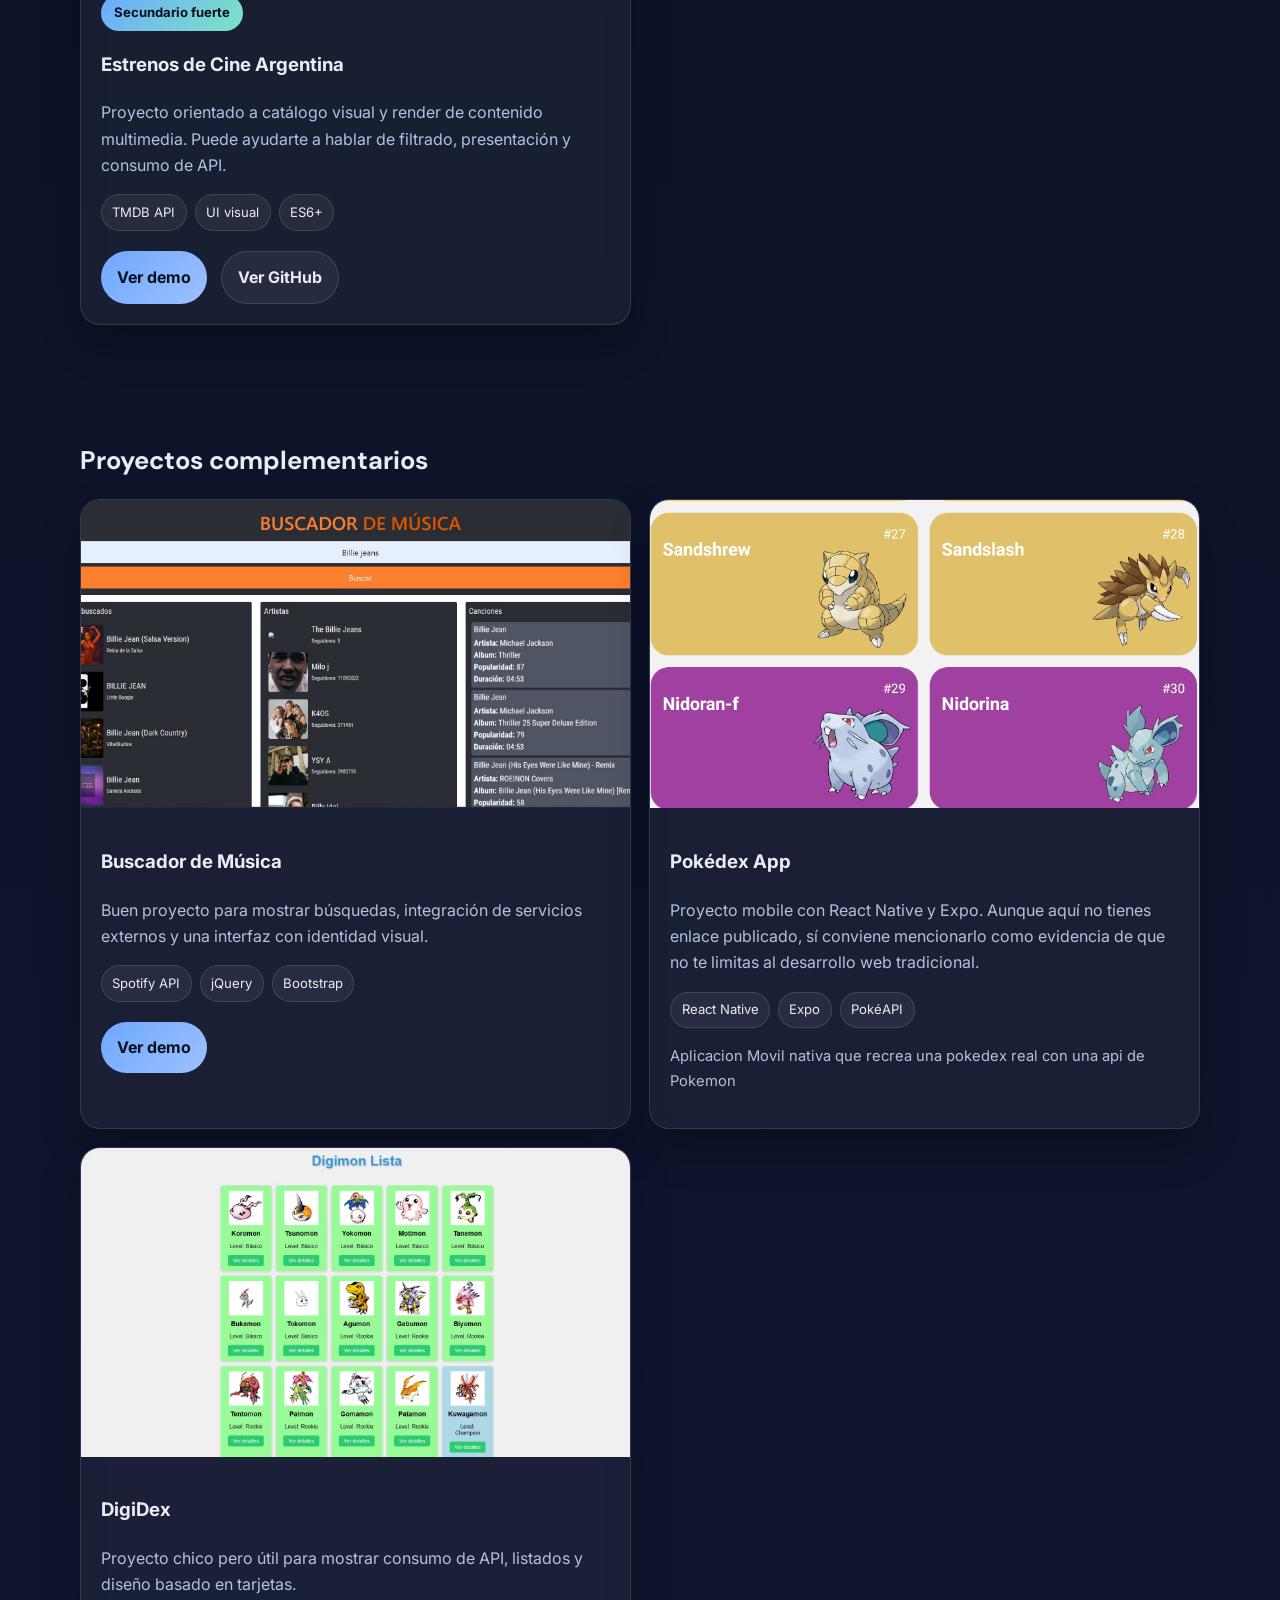
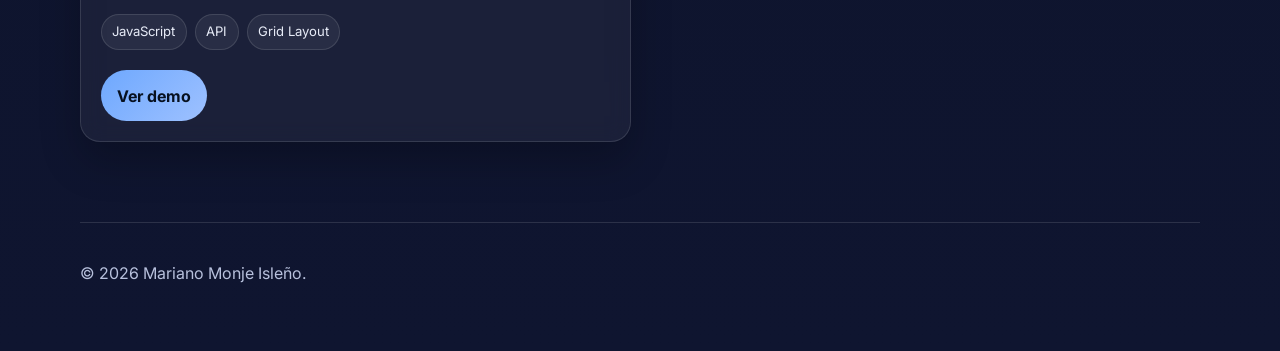
<file: ProyectosProgramacion.html>
<!DOCTYPE html>
<html lang="es">
<head>
    <title>Proyectos | Mariano Monje Isleño</title>
    <meta name="description" content="Proyectos de programación de Mariano Monje Isleño: aplicaciones web, consumo de APIs, interfaces responsivas y demos funcionales.">
    
    <meta charset="UTF-8">
    <meta name="viewport" content="width=device-width, initial-scale=1.0">
    <link rel="preconnect" href="https://fonts.googleapis.com">
    <link rel="preconnect" href="https://fonts.gstatic.com" crossorigin>
    <link href="https://fonts.googleapis.com/css2?family=DM+Sans:wght@400;500;700&family=Inter:wght@400;500;600;700&display=swap" rel="stylesheet">
    <link rel="stylesheet" href="https://cdnjs.cloudflare.com/ajax/libs/font-awesome/6.5.2/css/all.min.css">
    <link rel="stylesheet" href="index.css">

</head>
<body>

<header class="site-header">
  <div class="container nav-shell">
    <a class="brand" href="index.html" aria-label="Volver al inicio">
      <strong>Mariano Monje Isleño</strong>
      <span>Desarrollador Full-Stack Junior</span>
    </a>
    <nav aria-label="Principal">
      <ul class="nav-links">
        <li><a href="index.html">Inicio</a></li>
        <li><a href="ProyectosProgramacion.html">Proyectos</a></li>
        <li><a href="programador.html">CV</a></li>
        <li><a href="ExperienciaLaboral.html">Experiencia</a></li>
        <li><a href="CarrerasPlatzi.html">Formación</a></li>
        <li><a href="Referencias.html">Referencias</a></li>
      </ul>
    </nav>
  </div>
</header>

<main class="container">
  <section class="section">
    <h1 style="font-family:'DM Sans',sans-serif;font-size:clamp(2rem,3vw,3.2rem);margin:.9rem 0 .7rem;">Proyectos de programación</h1>
  </section>

  <section class="section">
    <h2>Proyectos principales</h2>
    <div class="project-grid">
    <article class="card project-card">
        <img class="project-image" src="NASA.png" alt="NASA Space Explorer">
        <div class="project-body">
          <span class="badge">Muy recomendable</span>
          <h3>NASA Space Explorer</h3>
          <p class="muted">Frontend con experiencia visual clara y consumo de múltiples endpoints. Muy bueno para mostrar trabajo con APIs y presentación de datos.</p>
          <ul class="list-clean">
            <li><strong>Qué demuestra:</strong> fetch de datos, organización por módulos visuales y enfoque en experiencia de usuario.</li>
            <li><strong>Stack:</strong> HTML, CSS, JavaScript, NASA API.</li>
            <li><strong>En entrevista:</strong> cuenta cómo manejaste estados de carga, errores y categorías de contenido.</li>
          </ul>
          <div class="project-meta"><span>JavaScript</span><span>API</span><span>Responsive</span></div>
          <div class="btn-row">
            <a class="btn btn-primary" href="https://marianomonjetecnico2023.github.io/Pagina-NASA" target="_blank" rel="noopener noreferrer">Ver demo</a>
            <a class="btn btn-secondary" href="https://github.com/MarianoMonjeTecnico2023" target="_blank" rel="noopener noreferrer">Ver GitHub</a>
          </div>
        </div>
      </article>
      <article class="card project-card">
  <img class="project-image" src="divisas.png" alt="App de Divisas en tiempo real">
  <div class="project-body">
    <span class="badge">Nuevo 🔥</span>
    <h3>Divisas en Tiempo Real</h3>
    <p class="muted">
      Aplicación web que permite consultar cotizaciones de monedas internacionales en tiempo real con enfoque en UX moderna y datos claros para el usuario.
    </p>

    <ul class="list-clean">
      <li><strong>Qué demuestra:</strong> consumo de API externa, manejo de estados, render dinámico y UI responsive.</li>
      <li><strong>Stack:</strong> HTML, CSS, JavaScript, Node.js (proxy backend), Frankfurter API.</li>
      <li><strong>En entrevista:</strong> explicá cómo resolviste CORS, manejo de errores y normalización de monedas.</li>
    </ul>

    <div class="project-meta">
      <span>JavaScript</span>
      <span>API</span>
      <span>Node.js</span>
      <span>Responsive</span>
    </div>

    <div class="btn-row">
      <a class="btn btn-primary" href="https://marianomonjetecnico2023.github.io/Divisas/" target="_blank" rel="noopener noreferrer">
        Ver demo
      </a>
      <a class="btn btn-secondary" href="https://github.com/MarianoMonjeTecnico2023" target="_blank" rel="noopener noreferrer">
        Ver GitHub
      </a>
    </div>
  </div>
</article>
      <article class="card project-card">
        <img class="project-image" src="CINE.png" alt="Estrenos de Cine Argentina">
        <div class="project-body">
          <span class="badge">Secundario fuerte</span>
          <h3>Estrenos de Cine Argentina</h3>
          <p class="muted">Proyecto orientado a catálogo visual y render de contenido multimedia. Puede ayudarte a hablar de filtrado, presentación y consumo de API.</p>
          <div class="project-meta"><span>TMDB API</span><span>UI visual</span><span>ES6+</span></div>
          <div class="btn-row">
            <a class="btn btn-primary" href="https://marianomonjetecnico2023.github.io/CineArgentino" target="_blank" rel="noopener noreferrer">Ver demo</a>
            <a class="btn btn-secondary" href="https://github.com/MarianoMonjeTecnico2023" target="_blank" rel="noopener noreferrer">Ver GitHub</a>
          </div>
        </div>
      </article>
    </div>
  </section>

  <section class="section">
    <h2>Proyectos complementarios</h2>
    <div class="project-grid">
      <article class="card project-card">
        <img class="project-image" src="musica.jpg" alt="Buscador y reproductor de música">
        <div class="project-body">
          <h3>Buscador de Música</h3>
          <p class="muted">Buen proyecto para mostrar búsquedas, integración de servicios externos y una interfaz con identidad visual.</p>
          <div class="project-meta"><span>Spotify API</span><span>jQuery</span><span>Bootstrap</span></div>
          <div class="btn-row">
            <a class="btn btn-primary" href="https://marianomonjetecnico2023.github.io/AppMusica" target="_blank" rel="noopener noreferrer">Ver demo</a>
          </div>
        </div>
      </article>

      <article class="card project-card">
        <img class="project-image" src="pokedex-app.png" alt="Pokedex App">
        <div class="project-body">
          <h3>Pokédex App</h3>
          <p class="muted">Proyecto mobile con React Native y Expo. Aunque aquí no tienes enlace publicado, sí conviene mencionarlo como evidencia de que no te limitas al desarrollo web tradicional.</p>
          <div class="project-meta"><span>React Native</span><span>Expo</span><span>PokéAPI</span></div>
          <p class="media-note">Aplicacion Movil nativa que recrea una pokedex real con una api de Pokemon</p>
        </div>
      </article>

      <article class="card project-card">
        <img class="project-image" src="digidex.jpg" alt="Digidex">
        <div class="project-body">
          <h3>DigiDex</h3>
          <p class="muted">Proyecto chico pero útil para mostrar consumo de API, listados y diseño basado en tarjetas.</p>
          <div class="project-meta"><span>JavaScript</span><span>API</span><span>Grid Layout</span></div>
          <div class="btn-row">
            <a class="btn btn-primary" href="https://marianomonjetecnico2023.github.io/Digidex" target="_blank" rel="noopener noreferrer">Ver demo</a>
          </div>
        </div>
      </article>

    </div>
  </section>
</main>

<footer class="footer">
  <div class="container footer-inner">
    <p>© <span data-year></span> Mariano Monje Isleño.</p>
   
  </div>
</footer>
<script src="index.js"></script>

</body>
</html>
</file>
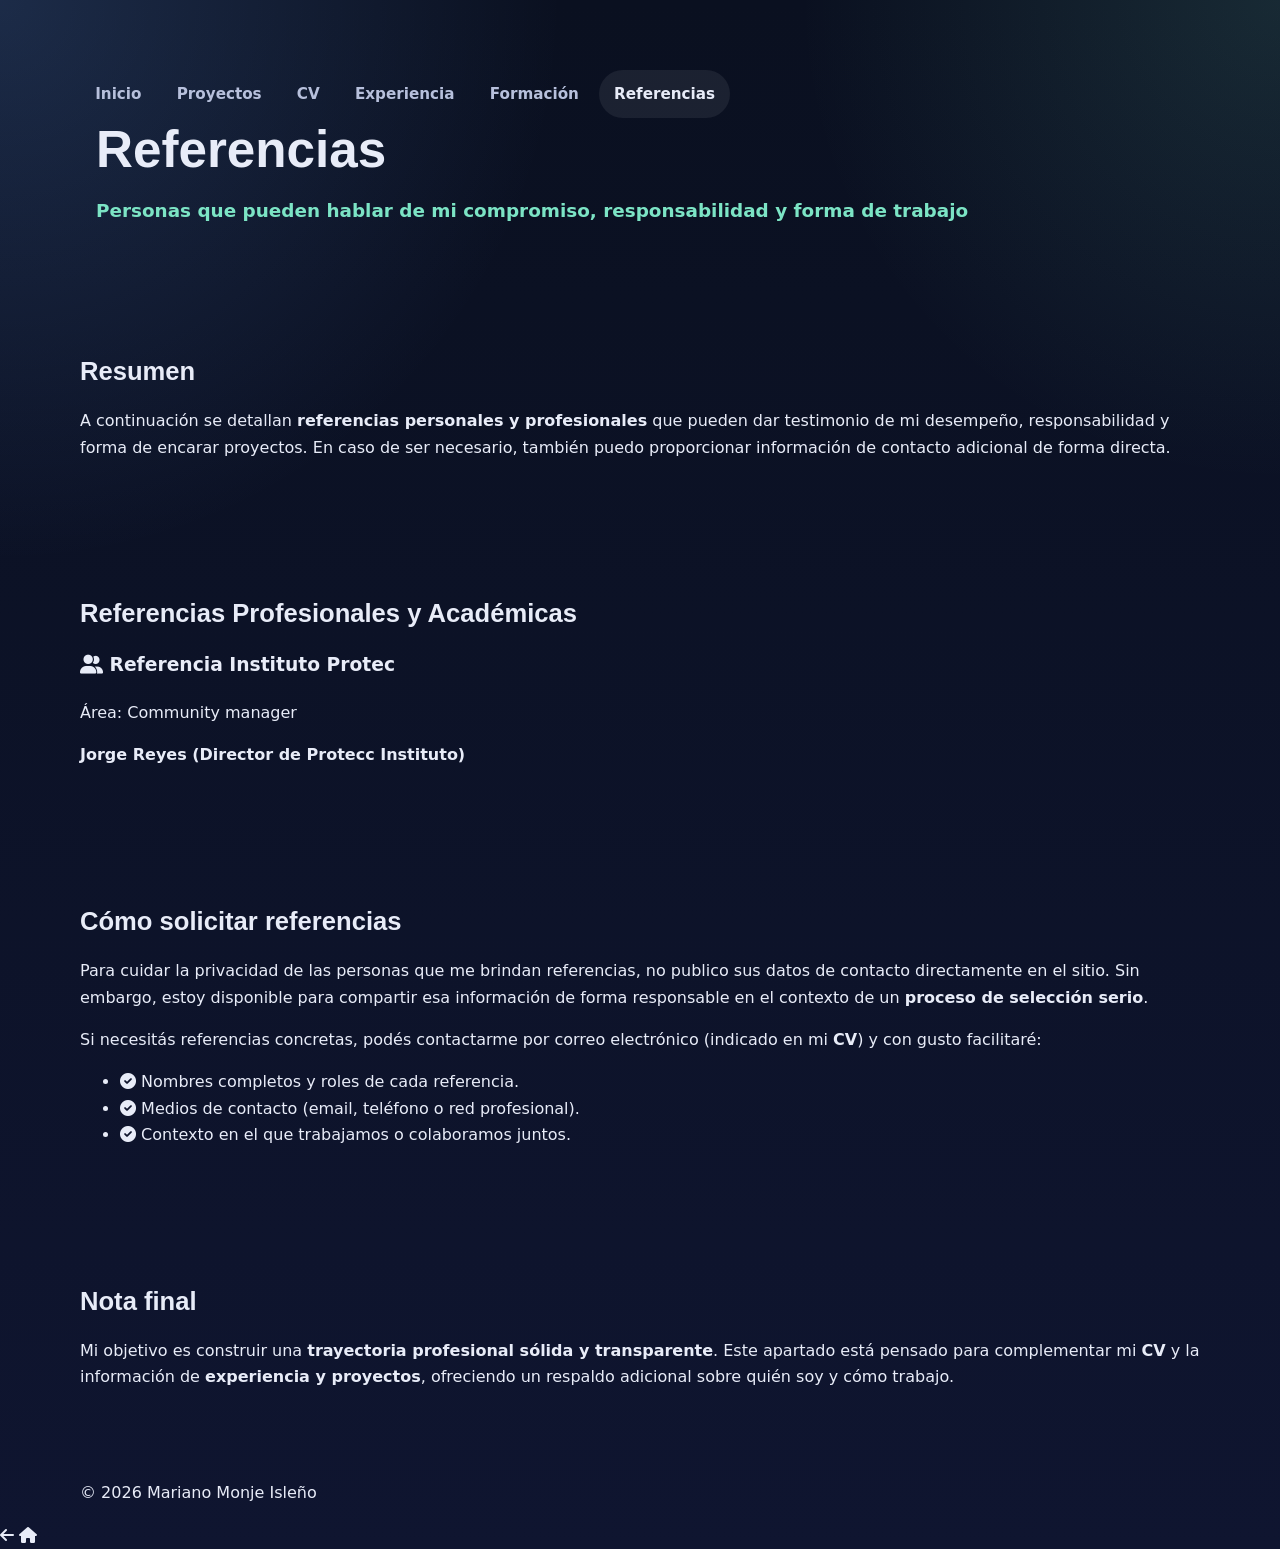
<file: Referencias.html>
<!DOCTYPE html>
<html lang="es">
<head>
    <meta charset="UTF-8">
    <meta name="viewport" content="width=device-width, initial-scale=1.0">

    <!-- SEO -->
    <meta name="description" content="Referencias personales y profesionales de Mariano Monje Isleño. Docentes, colegas y contactos que pueden dar testimonio de su trabajo y compromiso.">
    <meta name="keywords" content="referencias laborales, referencias personales, recomendación, mariano monje isleño, desarrollador junior, creatividad digital">
    <meta name="author" content="Mariano Monje Isleño">

    <!-- Open Graph -->
    <meta property="og:title" content="Referencias - Mariano Monje Isleño">
    <meta property="og:description" content="Personas que pueden dar referencias sobre el trabajo, la responsabilidad y el perfil profesional de Mariano Monje Isleño.">
    <meta property="og:type" content="website">
    <meta property="og:url" content="https://marianomonjetecnico2023.github.io/Portfolio/Referencias.html">

    <!-- Twitter -->
    <meta name="twitter:card" content="summary_large_image">
    <meta name="twitter:title" content="Referencias - Mariano Monje Isleño">
    <meta name="twitter:description" content="Referencias personales y profesionales de Mariano Monje Isleño.">

    <title>Referencias - Mariano Monje Isleño</title>

    <link rel="stylesheet" href="index.css">
    <link rel="stylesheet" href="https://cdnjs.cloudflare.com/ajax/libs/font-awesome/6.0.0/css/all.min.css">
</head>
<body>
    <header class="hero">
        <nav id="main-nav" class="container">
            
            <nav aria-label="Principal">
      <ul class="nav-links">
        <li><a href="index.html">Inicio</a></li>
        <li><a href="ProyectosProgramacion.html">Proyectos</a></li>
        <li><a href="programador.html">CV</a></li>
        <li><a href="ExperienciaLaboral.html">Experiencia</a></li>
        <li><a href="CarrerasPlatzi.html">Formación</a></li>
        <li><a href="Referencias.html">Referencias</a></li>
      </ul>
    </nav>
        <div class="mobile-menu-overlay"></div>

        <div class="hero-content container">
            <h1>Referencias</h1>
            <p class="subtitle">Personas que pueden hablar de mi compromiso, responsabilidad y forma de trabajo</p>
        </div>
    </header>

    <main class="container">

        <!-- Intro -->
        <section class="section">
            <h2>Resumen</h2>
            <p class="section-description">
                A continuación se detallan <strong>referencias personales y profesionales</strong> que pueden dar testimonio
                de mi desempeño, responsabilidad y forma de encarar proyectos. En caso de ser necesario, 
                también puedo proporcionar información de contacto adicional de forma directa.
            </p>
        </section>

        <!-- Referencias Profesionales / Docentes -->
        <section class="section">
            <h2>Referencias Profesionales y Académicas</h2>
            <div class="references-grid">

                <article class="reference-card">
                    <h3><i class="fas fa-user-friends"></i> Referencia Instituto Protec</h3>
                    <p class="reference-role">Área: Community manager</p>
                    <p class="reference-note">
                        <strong>Jorge Reyes (Director de Protecc Instituto) </strong> 
                    </p>
                </article>

            </div>
        </section>

        <!-- Cómo solicitar referencias -->
        <section class="section">
            <h2>Cómo solicitar referencias</h2>
            <p>
                Para cuidar la privacidad de las personas que me brindan referencias, no publico sus datos de contacto directamente en el sitio.
                Sin embargo, estoy disponible para compartir esa información de forma responsable en el contexto de un 
                <strong>proceso de selección serio</strong>.
            </p>
            <p>
                Si necesitás referencias concretas, podés contactarme por correo electrónico (indicado en mi 
                <a href="programador.html"><strong>CV</strong></a>) y con gusto facilitaré:
            </p>
            <ul class="feature-list">
                <li><i class="fas fa-check-circle"></i> Nombres completos y roles de cada referencia.</li>
                <li><i class="fas fa-check-circle"></i> Medios de contacto (email, teléfono o red profesional).</li>
                <li><i class="fas fa-check-circle"></i> Contexto en el que trabajamos o colaboramos juntos.</li>
            </ul>
        </section>

        <!-- Cierre -->
        <section class="section">
            <h2>Nota final</h2>
            <p>
                Mi objetivo es construir una <strong>trayectoria profesional sólida y transparente</strong>. 
                Este apartado está pensado para complementar mi <a href="programador.html"><strong>CV</strong></a> y la 
                información de <a href="ExperienciaLaboral.html"><strong>experiencia y proyectos</strong></a>, ofreciendo 
                un respaldo adicional sobre quién soy y cómo trabajo.
            </p>
        </section>

    </main>

    <footer>
        <div class="container">
            <p>&copy; 2026 Mariano Monje Isleño</p>
        </div>
    </footer>

    <div class="nav-buttons">
        <a href="javascript:history.back()" class="nav-button" title="Página Anterior">
            <i class="fas fa-arrow-left"></i>
        </a>
        <a href="index.html" class="nav-button" title="Inicio">
            <i class="fas fa-home"></i>
        </a>
    </div>

    <script src="index.js"></script>
</body>
</html>
</file>
<file: index.css>
/* ===== Base ===== */
:root{
  --bg:#0b1020;
  --bg-soft:#111831;
  --surface:#151d39;
  --surface-2:#1a2447;
  --card:#ffffff;
  --text:#e8ecf8;
  --muted:#b7c0dc;
  --line:rgba(255,255,255,.12);
  --primary:#6ea8fe;
  --primary-2:#7ce4c5;
  --accent:#ffd166;
  --shadow:0 20px 40px rgba(0,0,0,.22);
  --radius:20px;
  --radius-sm:14px;
  --max:1120px;
}

*{box-sizing:border-box}
html{scroll-behavior:smooth}
body{
  margin:0;
  font-family:"Inter",system-ui,-apple-system,BlinkMacSystemFont,"Segoe UI",sans-serif;
  background:
    radial-gradient(circle at top left, rgba(110,168,254,.18), transparent 28%),
    radial-gradient(circle at top right, rgba(124,228,197,.12), transparent 24%),
    linear-gradient(180deg, #0a1020 0%, #0f1530 100%);
  color:var(--text);
  line-height:1.65;
}
img{max-width:100%;display:block}
a{color:inherit;text-decoration:none}
.container{width:min(100% - 2rem, var(--max));margin-inline:auto}
.section{padding:3.6rem 0}
.section h2{
  font-family:"DM Sans",sans-serif;
  font-size:clamp(1.6rem,2vw,2.2rem);
  margin:0 0 1rem;
}
.section-intro{
  max-width:760px;
  color:var(--muted);
  margin:0 0 1.8rem;
}
.grid-2{display:grid;grid-template-columns:1.15fr .85fr;gap:1.5rem}
.grid-3{display:grid;grid-template-columns:repeat(3,1fr);gap:1.25rem}
.grid-4{display:grid;grid-template-columns:repeat(4,1fr);gap:1rem}
.card{
  background:rgba(255,255,255,.05);
  border:1px solid var(--line);
  backdrop-filter:blur(10px);
  border-radius:var(--radius);
  padding:1.3rem;
  box-shadow:var(--shadow);
}
.card.light{
  background:#fff;
  color:#19223e;
  border:none;
}
.badge{
  display:inline-flex;
  align-items:center;
  gap:.5rem;
  font-size:.82rem;
  font-weight:700;
  color:#06111f;
  background:linear-gradient(135deg,var(--primary),var(--primary-2));
  padding:.45rem .8rem;
  border-radius:999px;
}
.kicker{
  display:inline-block;
  font-size:.85rem;
  letter-spacing:.08em;
  text-transform:uppercase;
  color:var(--primary-2);
  margin-bottom:.6rem;
  font-weight:700;
}
.lead{
  font-size:1.05rem;
  color:var(--muted);
}
.muted{color:var(--muted)}
.list-clean{list-style:none;padding:0;margin:0}
.list-clean li{margin:.6rem 0;color:var(--muted)}
.list-clean li strong{color:var(--text)}
.inline-tags,.skill-tags{
  display:flex;
  flex-wrap:wrap;
  gap:.65rem;
  margin-top:1rem;
}
.skill-tags span,.inline-tags span{
  border:1px solid var(--line);
  background:rgba(255,255,255,.04);
  color:var(--text);
  border-radius:999px;
  padding:.5rem .8rem;
  font-size:.88rem;
}
.btn-row{display:flex;flex-wrap:wrap;gap:.9rem;margin-top:1.25rem}
.btn{
  display:inline-flex;
  align-items:center;
  justify-content:center;
  gap:.6rem;
  min-height:46px;
  padding:.78rem 1rem;
  border-radius:999px;
  font-weight:700;
  transition:transform .2s ease, opacity .2s ease, background .2s ease;
}
.btn:hover{transform:translateY(-2px)}
.btn-primary{
  background:linear-gradient(135deg,var(--primary),#9ec1ff);
  color:#071120;
}
.btn-secondary{
  background:rgba(255,255,255,.06);
  border:1px solid var(--line);
}
.btn-ghost{
  background:transparent;
  border:1px solid var(--line);
}
.link-inline{color:var(--primary-2);font-weight:700}
.small{font-size:.9rem}
.center{text-align:center}

/* ===== Header / nav ===== */
.site-header{
  position:sticky;
  top:0;
  z-index:50;
  background:rgba(7,11,24,.76);
  backdrop-filter:blur(14px);
  border-bottom:1px solid rgba(255,255,255,.08);
}
.nav-shell{
  min-height:74px;
  display:flex;
  align-items:center;
  justify-content:space-between;
  gap:1rem;
}
.brand{
  display:flex;
  flex-direction:column;
  gap:.1rem;
}
.brand strong{font-family:"DM Sans",sans-serif;font-size:1.05rem}
.brand span{font-size:.84rem;color:var(--muted)}
.nav-toggle{
  display:none;
  align-items:center;
  justify-content:center;
  width:46px;height:46px;
  border-radius:12px;border:1px solid var(--line);
  background:rgba(255,255,255,.05);color:var(--text)
}
.nav-links{
  display:flex;
  align-items:center;
  gap:.3rem;
  list-style:none;
  padding:0;margin:0;
}
.nav-links a{
  display:block;
  padding:.7rem .95rem;
  border-radius:999px;
  color:var(--muted);
  font-weight:600;
  font-size:.95rem;
}
.nav-links a:hover,
.nav-links a[aria-current="page"]{
  background:rgba(255,255,255,.07);
  color:var(--text);
}

/* ===== Hero ===== */
.hero{
  padding:4.4rem 0 3rem;
}
.hero-panel{
  display:grid;
  grid-template-columns:1.2fr .8fr;
  gap:1.5rem;
  align-items:stretch;
}
.hero-copy{
  background:rgba(255,255,255,.05);
  border:1px solid var(--line);
  border-radius:28px;
  padding:2rem;
  box-shadow:var(--shadow);
}
.hero h1{
  font-family:"DM Sans",sans-serif;
  font-size:clamp(2.2rem,4vw,4.2rem);
  line-height:1.05;
  margin:.35rem 0 .8rem;
}
.hero .subtitle{
  font-size:1.15rem;
  font-weight:700;
  color:var(--primary-2);
}
.hero-stats{
  display:grid;
  grid-template-columns:repeat(2,1fr);
  gap:1rem;
}
.stat{
  background:rgba(255,255,255,.05);
  border:1px solid var(--line);
  border-radius:22px;
  padding:1.2rem;
  box-shadow:var(--shadow);
}
.stat strong{
  display:block;
  font-family:"DM Sans",sans-serif;
  font-size:1.7rem;
  margin-bottom:.25rem;
}
.highlight-box{
  margin-top:1.25rem;
  padding:1rem 1.05rem;
  border-radius:18px;
  background:rgba(255,255,255,.05);
  border:1px solid var(--line);
}
.social-row{
  display:flex;
  flex-wrap:wrap;
  gap:.7rem;
  margin-top:1.1rem;
}
.social-chip{
  display:inline-flex;
  align-items:center;
  gap:.55rem;
  padding:.75rem .9rem;
  border-radius:999px;
  background:rgba(255,255,255,.06);
  border:1px solid var(--line);
  color:var(--text);
}

/* ===== cards / sections ===== */
.value-grid,.summary-grid,.reference-grid,.project-grid,.timeline,.areas-grid,.carreras-grid,.contact-grid{
  display:grid;
  gap:1.15rem;
}
.value-grid,.summary-grid{grid-template-columns:repeat(3,1fr)}
.project-grid{grid-template-columns:repeat(2,1fr)}
.reference-grid{grid-template-columns:repeat(3,1fr)}
.areas-grid{grid-template-columns:repeat(3,1fr)}
.carreras-grid{grid-template-columns:repeat(2,1fr)}
.contact-grid{grid-template-columns:1fr 1fr}
.icon-title{
  display:flex;
  align-items:center;
  gap:.75rem;
  margin-bottom:.6rem;
}
.icon-title i{color:var(--primary-2)}
.project-card{
  overflow:hidden;
  padding:0;
}
.project-card .project-image{
  aspect-ratio:16/9;
  object-fit:cover;
  width:100%;
  background:#d8deee;
}
.project-body{padding:1.25rem}
.project-meta{
  display:flex;
  flex-wrap:wrap;
  gap:.5rem;
  margin:.9rem 0 1rem;
}
.project-meta span{
  font-size:.82rem;
  border-radius:999px;
  padding:.4rem .65rem;
  background:rgba(255,255,255,.06);
  border:1px solid var(--line);
}
.timeline-item,
.reference-card,
.area-card,
.carrera-category,
.contact-card,
.summary-card{height:100%}
.timeline-item h3,.reference-card h3,.area-card h3,.carrera-category h3{margin-top:.15rem}
.timeline-date{
  display:inline-flex;
  font-size:.82rem;
  font-weight:700;
  border-radius:999px;
  padding:.4rem .7rem;
  background:rgba(110,168,254,.14);
  color:#dbe8ff;
  margin-bottom:.75rem;
}
.footer{
  padding:1.4rem 0 3rem;
  color:var(--muted);
}
.footer-inner{
  display:flex;
  flex-wrap:wrap;
  justify-content:space-between;
  gap:1rem;
  border-top:1px solid var(--line);
  padding-top:1.3rem;
}
.notice{
  border-left:4px solid var(--accent);
  background:rgba(255,209,102,.10);
  padding:1rem 1rem 1rem 1.1rem;
  border-radius:14px;
  color:#fff5d7;
}
.empty-state{
  padding:1rem;
  border-radius:16px;
  border:1px dashed var(--line);
  color:var(--muted);
}

/* ===== helpers ===== */
.table-like{
  display:grid;
  gap:.8rem;
}
.table-like .row{
  display:grid;
  grid-template-columns:190px 1fr;
  gap:1rem;
  padding-bottom:.8rem;
  border-bottom:1px solid rgba(255,255,255,.08);
}
.table-like .row:last-child{border-bottom:none;padding-bottom:0}
.table-like .label{color:var(--muted);font-weight:600}
.media-note{font-size:.92rem;color:var(--muted);margin-top:.8rem}

/* ===== responsive ===== */
@media (max-width: 960px){
  .hero-panel,.grid-2,.value-grid,.summary-grid,.reference-grid,.areas-grid,.project-grid,.contact-grid,.carreras-grid{
    grid-template-columns:1fr;
  }
}
@media (max-width: 780px){
  .nav-toggle{display:inline-flex}
  .nav-links{
    position:absolute;
    left:1rem; right:1rem; top:78px;
    flex-direction:column;
    align-items:stretch;
    background:rgba(10,16,32,.98);
    border:1px solid var(--line);
    border-radius:20px;
    padding:.75rem;
    box-shadow:var(--shadow);
    display:none;
  }
  .nav-links.open{display:flex}
  .nav-links a{border-radius:14px}
  .hero{padding-top:2.8rem}
  .hero-copy{padding:1.4rem}
  .hero-stats{grid-template-columns:1fr}
  .table-like .row{grid-template-columns:1fr}
}
</file>
